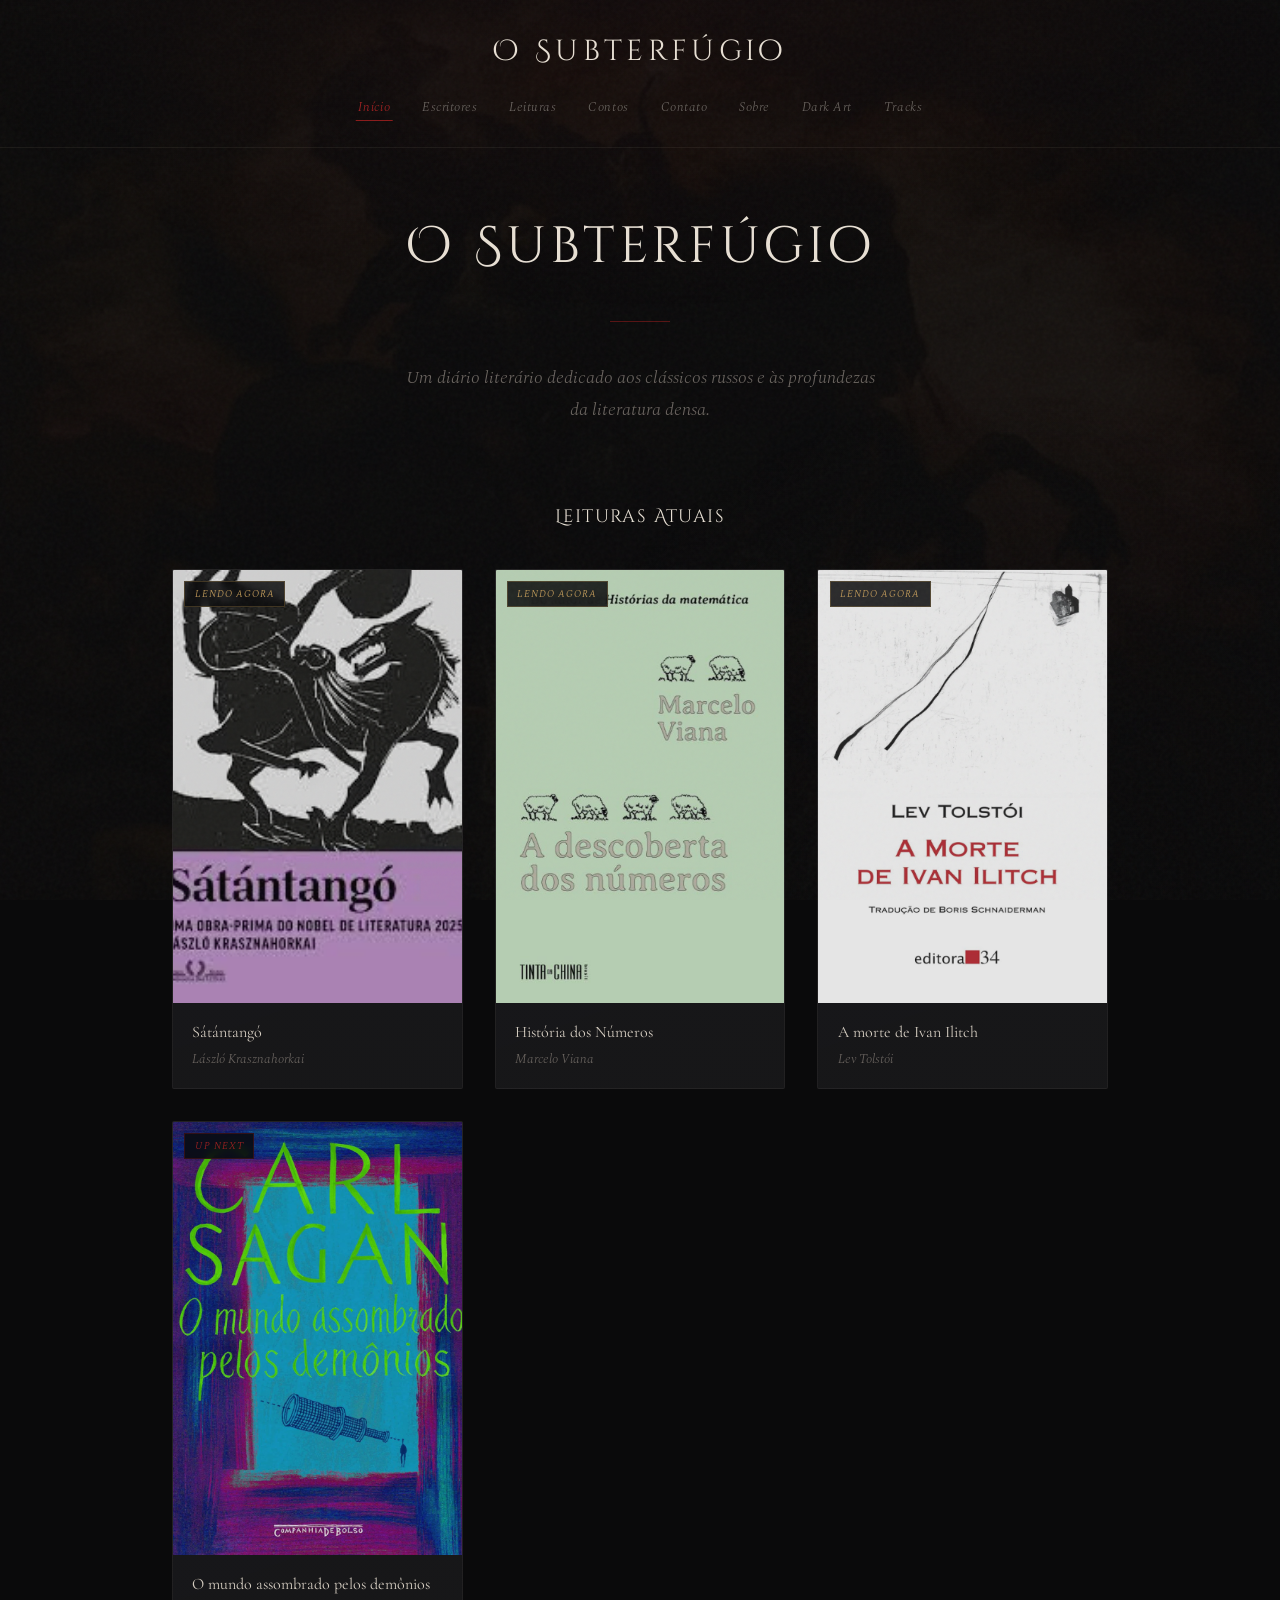
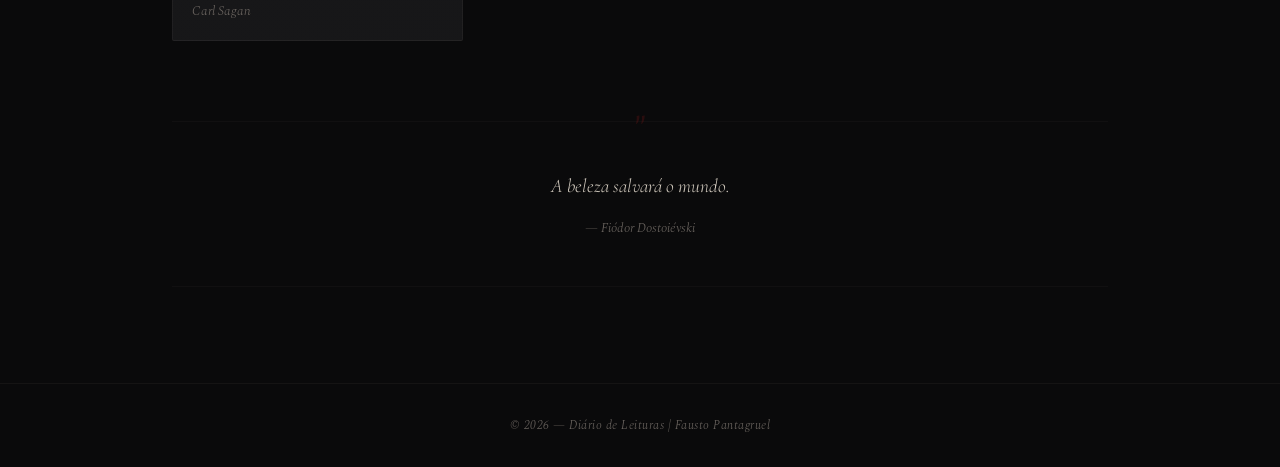
<file: index.html>
<!doctype html>
<html lang="pt-pt">
  <head>
    <meta charset="UTF-8" />
    <meta name="viewport" content="width=device-width, initial-scale=1.0" />
    <meta
      name="description"
      content="O Subterfúgio - Um diário literário dedicado aos clássicos russos e literatura densa."
    />
    <title>O Subterfúgio | Início</title>
    <link rel="preconnect" href="https://fonts.googleapis.com" />
    <link rel="preconnect" href="https://fonts.gstatic.com" crossorigin />
    <link
      href="https://fonts.googleapis.com/css2?family=Cinzel+Decorative:wght@400;700&family=Cormorant+Garamond:ital,wght@0,300;0,400;0,600;1,300;1,400&family=Spectral:ital,wght@0,300;0,400;1,300&display=swap"
      rel="stylesheet"
    />
    <style>
      *,
      *::before,
      *::after {
        margin: 0;
        padding: 0;
        box-sizing: border-box;
      }

      :root {
        --ink: #0a0a0b;
        --parchment: #e8e0d4;
        --crimson: #8b1a1a;
        --crimson-glow: #a52222;
        --bone: #d4ccc0;
        --ash: #2a2a2e;
        --text-dim: #6b6560;
        --text-body: #9e958a;
        --amber: #b08a4a;
        --amber-glow: #c9a05c;
      }

      html {
        scroll-behavior: smooth;
      }

      body {
        background-color: var(--ink);
        color: var(--parchment);
        font-family: "Cormorant Garamond", "Georgia", serif;
        min-height: 100vh;
        overflow-x: hidden;
        position: relative; /* position: relative no body */
      }

      /* ══════════════════════════════════════════
           BACKGROUND-IMAGE (requisito académico)
           Imagem de fundo via CSS com overlay escuro
           ══════════════════════════════════════════ */
      body::before {
        content: "";
        position: fixed; /* position: fixed */
        inset: 0;
        background-image: url("faustian.png");
        background-size: cover;
        background-position: center top;
        background-repeat: no-repeat;
        background-attachment: scroll; /* 'fixed' causes jank/bugs on iOS Safari */
        opacity: 0.06;
        pointer-events: none;
        z-index: 0;
      }

      /* Radial gradient overlay */
      body::after {
        content: "";
        position: fixed; /* position: fixed */
        inset: 0;
        background:
          radial-gradient(
            ellipse 80% 50% at 50% 0%,
            rgba(139, 26, 26, 0.06) 0%,
            transparent 70%
          ),
          radial-gradient(
            ellipse 60% 80% at 80% 100%,
            rgba(10, 10, 11, 0.9) 0%,
            transparent 70%
          );
        pointer-events: none;
        z-index: 0;
      }

      /* Grain texture overlay */
      .grain-overlay {
        position: fixed; /* position: fixed */
        inset: 0;
        opacity: 0.035;
        background-image: url("data:image/svg+xml,%3Csvg viewBox='0 0 256 256' xmlns='http://www.w3.org/2000/svg'%3E%3Cfilter id='n'%3E%3CfeTurbulence type='fractalNoise' baseFrequency='0.9' numOctaves='4' stitchTiles='stitch'/%3E%3C/filter%3E%3Crect width='100%25' height='100%25' filter='url(%23n)'/%3E%3C/svg%3E");
        pointer-events: none;
        z-index: 9999;
      }

      /* ── HEADER ── */
      header {
        position: relative; /* position: relative */
        z-index: 10;
        padding: 2rem 2rem 1.5rem;
        border-bottom: 1px solid rgba(196, 185, 168, 0.08);
      }

      #main-title {
        font-family: "Cinzel Decorative", "Georgia", serif;
        font-size: clamp(1.4rem, 3vw, 1.8rem);
        font-weight: 400;
        letter-spacing: 0.15em;
        color: var(--parchment);
        text-align: center;
        margin-bottom: 1.2rem;
      }

      nav {
        display: flex;
        justify-content: center;
        gap: 0.2rem;
        flex-wrap: wrap;
      }

      nav a {
        font-family: "Spectral", serif;
        font-size: 0.82rem;
        font-weight: 300;
        font-style: italic;
        color: var(--text-dim);
        text-decoration: none;
        padding: 0.4rem 0.9rem;
        letter-spacing: 0.04em;
        transition: color 0.4s ease;
        position: relative; /* position: relative nos links */
      }

      nav a::after {
        content: "";
        position: absolute; /* position: absolute na underline */
        bottom: 2px;
        left: 50%;
        width: 0;
        height: 1px;
        background: var(--crimson);
        transition: all 0.4s ease;
        transform: translateX(-50%);
      }

      nav a:hover {
        color: var(--parchment);
      }
      nav a:hover::after {
        width: 60%;
      }
      nav a[aria-current="page"] {
        color: var(--crimson-glow);
      }
      nav a[aria-current="page"]::after {
        width: 60%;
        background: var(--crimson);
      }

      /* ── HERO / MAIN ── */
      main {
        position: relative; /* position: relative */
        z-index: 1;
        max-width: 1000px;
        margin: 0 auto;
        padding: 4rem 2rem 6rem;
      }

      .hero-section {
        text-align: center;
        margin-bottom: 5rem;
        animation: fadeIn 1.2s ease both;
      }

      .hero-section h2 {
        font-family: "Cinzel Decorative", serif;
        font-size: clamp(1.8rem, 5vw, 3.2rem);
        font-weight: 400;
        letter-spacing: 0.08em;
        color: var(--parchment);
        margin-bottom: 1rem;
      }

      .hero-section .subtitle {
        font-family: "Spectral", serif;
        font-size: 1.1rem;
        font-weight: 300;
        font-style: italic;
        color: var(--text-dim);
        max-width: 480px;
        margin: 0 auto;
        line-height: 1.8;
      }

      .divider {
        width: 60px;
        height: 1px;
        background: var(--crimson);
        margin: 2.5rem auto;
        opacity: 0.6;
      }

      /* ── SECTION HEADING ── */
      .section-heading {
        text-align: center;
        margin-bottom: 2.5rem;
        animation: fadeIn 1s ease both;
        animation-delay: 0.3s;
      }

      .section-heading h3 {
        font-family: "Cinzel Decorative", serif;
        font-size: 1.1rem;
        font-weight: 400;
        letter-spacing: 0.08em;
        color: var(--parchment);
        margin-bottom: 0.6rem;
      }

      /* ── BOOK CARDS GRID ── */
      .books-grid {
        display: grid;
        grid-template-columns: repeat(3, 1fr);
        gap: 2rem;
      }

      /* Tablet: 2 columns */
      @media (max-width: 900px) {
        .books-grid {
          grid-template-columns: repeat(2, 1fr);
          gap: 1.5rem;
        }
      }

      /* Mobile: single column and tighter spacing */
      @media (max-width: 600px) {
        header {
          padding: 1.5rem 1rem 1rem;
        }

        #main-title {
          margin-bottom: 1rem;
        }

        nav {
          gap: 0;
          row-gap: 0.1rem;
        }

        nav a {
          font-size: 0.78rem;
          padding: 0.5rem 0.6rem; /* larger tap target vertically */
        }

        main {
          padding: 2.5rem 1.25rem 4rem;
        }

        .hero-section {
          margin-bottom: 3rem;
        }

        .hero-section .subtitle {
          font-size: 1rem;
          padding: 0 0.5rem;
        }

        .divider {
          margin: 1.8rem auto;
        }

        .books-grid {
          grid-template-columns: 1fr;
          max-width: 320px;
          margin: 0 auto;
          gap: 1.5rem;
        }

        .book-info {
          padding: 1rem;
        }

        .quote-section {
          margin-top: 3rem;
          padding: 2.5rem 1rem;
        }

        .quote-section blockquote {
          font-size: 1.1rem;
        }

        footer {
          padding: 1.5rem 1rem;
        }
      }

      /* Very small phones */
      @media (max-width: 360px) {
        nav a {
          font-size: 0.72rem;
          padding: 0.45rem 0.45rem;
        }

        main {
          padding: 2rem 1rem 3rem;
        }
      }

      /* Disable hover-only effects on touch devices to avoid sticky hover states */
      @media (hover: none) {
        .book-card:hover {
          transform: none;
          border-color: rgba(196, 185, 168, 0.06);
        }
        .book-card:hover .book-cover img {
          transform: none;
          opacity: 0.88;
        }
        .book-card:hover::before {
          opacity: 0;
        }
      }

      /* ── BOOK CARD ── */
      .book-card {
        position: relative; /* position: relative no card */
        background: linear-gradient(
          160deg,
          rgba(42, 42, 46, 0.5) 0%,
          rgba(26, 26, 28, 0.8) 100%
        );
        border: 1px solid rgba(196, 185, 168, 0.06);
        border-radius: 2px;
        overflow: hidden;
        transition:
          border-color 0.5s ease,
          transform 0.4s ease;
        opacity: 0;
        transform: translateY(16px);
      }

      .book-card.visible {
        opacity: 1;
        transform: translateY(0);
        transition:
          opacity 0.5s ease,
          transform 0.5s ease,
          border-color 0.5s ease;
      }

      .book-card::before {
        content: "";
        position: absolute; /* position: absolute na linha decorativa */
        top: 0;
        left: 0;
        right: 0;
        height: 1px;
        background: linear-gradient(
          90deg,
          transparent,
          var(--crimson),
          transparent
        );
        opacity: 0;
        transition: opacity 0.5s ease;
        z-index: 2;
      }

      .book-card:hover {
        border-color: rgba(196, 185, 168, 0.12);
        transform: translateY(-4px);
      }

      .book-card:hover::before {
        opacity: 0.5;
      }

      .book-cover {
        position: relative; /* position: relative */
        aspect-ratio: 2 / 3;
        background: var(--ash);
        overflow: hidden;
      }

      .book-cover img {
        width: 100%;
        height: 100%;
        object-fit: cover;
        display: block;
        opacity: 0.88;
        transition:
          opacity 0.5s ease,
          transform 0.6s ease;
      }

      .book-card:hover .book-cover img {
        opacity: 1;
        transform: scale(1.03);
      }

      /* ══════════════════════════════════════
           STATUS BADGE — position: absolute
           (requisito académico: posicionamento)
           ══════════════════════════════════════ */
      .status-badge {
        position: absolute; /* position: absolute */
        top: 0.7rem;
        left: 0.7rem;
        font-family: "Spectral", serif;
        font-size: 0.62rem;
        font-weight: 300;
        font-style: italic;
        letter-spacing: 0.1em;
        text-transform: uppercase;
        background: rgba(10, 10, 11, 0.85);
        padding: 0.25rem 0.6rem;
        backdrop-filter: blur(4px);
        z-index: 3;
      }

      .status-badge--reading {
        color: var(--amber-glow);
        border: 1px solid rgba(176, 138, 74, 0.3);
      }

      .status-badge--next {
        color: var(--crimson-glow);
        border: 1px solid rgba(139, 26, 26, 0.3);
      }

      .book-info {
        padding: 1.2rem 1.2rem;
      }

      .book-title {
        font-family: "Cormorant Garamond", serif;
        font-size: 1rem;
        font-weight: 400;
        color: var(--bone);
        line-height: 1.35;
        margin-bottom: 0.3rem;
      }

      .book-author {
        font-family: "Spectral", serif;
        font-size: 0.8rem;
        font-weight: 300;
        font-style: italic;
        color: var(--text-dim);
      }

      /* ══════════════════════════════════════════
           DECORATIVE QUOTE — position: absolute
           dentro de um container position: relative
           (requisito académico: posicionamento)
           ══════════════════════════════════════════ */
      .quote-section {
        position: relative; /* position: relative — container */
        margin-top: 5rem;
        padding: 3rem 2rem;
        text-align: center;
        border-top: 1px solid rgba(196, 185, 168, 0.04);
        border-bottom: 1px solid rgba(196, 185, 168, 0.04);
        animation: fadeIn 1s ease both;
        animation-delay: 0.8s;
      }

      .quote-mark {
        position: absolute; /* position: absolute — decorativo */
        top: -0.6rem;
        left: 50%;
        transform: translateX(-50%);
        font-family: "Cinzel Decorative", serif;
        font-size: 2.5rem;
        color: var(--crimson);
        opacity: 0.25;
        line-height: 1;
      }

      .quote-section blockquote {
        font-family: "Cormorant Garamond", serif;
        font-size: 1.2rem;
        font-weight: 300;
        font-style: italic;
        color: var(--bone);
        line-height: 1.7;
        max-width: 520px;
        margin: 0 auto;
      }

      .quote-section cite {
        display: block;
        margin-top: 1rem;
        font-family: "Spectral", serif;
        font-size: 0.8rem;
        font-weight: 300;
        font-style: italic;
        color: var(--text-dim);
      }

      /* ── FOOTER ── */
      footer {
        position: relative; /* position: relative */
        z-index: 10;
        text-align: center;
        padding: 2rem;
        border-top: 1px solid rgba(196, 185, 168, 0.06);
      }

      footer p {
        font-family: "Spectral", serif;
        font-size: 0.78rem;
        font-weight: 300;
        font-style: italic;
        color: var(--text-dim);
        letter-spacing: 0.04em;
      }

      @keyframes fadeIn {
        from {
          opacity: 0;
        }
        to {
          opacity: 1;
        }
      }
    </style>
  </head>
  <body>
    <!-- Grain overlay (extra element because ::before and ::after are used for bg-image and gradients) -->
    <div class="grain-overlay" aria-hidden="true"></div>

    <header>
      <h1 id="main-title">O Subterfúgio</h1>
      <nav>
        <a href="index.html" aria-current="page">Início</a>
        <a href="escritores.html">Escritores</a>
        <a href="donereads.html">Leituras</a>
        <a href="contos.html">Contos</a>
        <a href="contato.html">Contato</a>
        <a href="sobre.html">Sobre</a>
        <a href="galeria.html">Dark Art</a>
        <a href="tracks.html">Tracks</a>
      </nav>
    </header>

    <main>
      <section class="hero-section">
        <h2>O Subterfúgio</h2>
        <div class="divider"></div>
        <p class="subtitle">
          Um diário literário dedicado aos clássicos russos e às profundezas da
          literatura densa.
        </p>
      </section>

      <div class="section-heading">
        <h3>Leituras Atuais</h3>
      </div>

      <div class="books-grid">
        <article class="book-card">
          <div class="book-cover">
            <span class="status-badge status-badge--reading">Lendo agora</span>
            <img src="satantango.jpeg" alt="Capa - Sátántangó" loading="lazy" />
          </div>
          <div class="book-info">
            <div class="book-title">Sátántangó</div>
            <div class="book-author">László Krasznahorkai</div>
          </div>
        </article>

        <article class="book-card">
          <div class="book-cover">
            <span class="status-badge status-badge--reading">Lendo agora</span>
            <img
              src="viana.png"
              alt="Capa - História dos Números"
              loading="lazy"
            />
          </div>
          <div class="book-info">
            <div class="book-title">História dos Números</div>
            <div class="book-author">Marcelo Viana</div>
          </div>
        </article>

        <article class="book-card">
          <div class="book-cover">
            <span class="status-badge status-badge--reading">Lendo agora</span>
            <img
              src="tolstoi.png"
              alt="Capa - A morte de Ivan Ilitch"
              loading="lazy"
            />
          </div>
          <div class="book-info">
            <div class="book-title">A morte de Ivan Ilitch</div>
            <div class="book-author">Lev Tolstói</div>
          </div>
        </article>

        <article class="book-card">
          <div class="book-cover">
            <span class="status-badge status-badge--next">Up Next</span>
            <img
              src="sagan.png"
              alt="Capa - O mundo assombrado pelos demônios"
              loading="lazy"
            />
          </div>
          <div class="book-info">
            <div class="book-title">O mundo assombrado pelos demônios</div>
            <div class="book-author">Carl Sagan</div>
          </div>
        </article>
      </div>

      <section class="quote-section">
        <span class="quote-mark" aria-hidden="true">"</span>
        <blockquote>A beleza salvará o mundo.</blockquote>
        <cite>— Fiódor Dostoiévski</cite>
      </section>
    </main>

    <footer>
      <p>&copy; 2026 — Diário de Leituras | Fausto Pantagruel</p>
    </footer>

    <script>
      var cards = document.querySelectorAll(".book-card");

      function revealCards() {
        for (var i = 0; i < cards.length; i++) {
          var rect = cards[i].getBoundingClientRect();
          if (rect.top < window.innerHeight - 40) {
            (function (el, delay) {
              setTimeout(function () {
                el.classList.add("visible");
              }, delay);
            })(cards[i], i * 150);
          }
        }
      }

      revealCards();
      window.addEventListener("scroll", revealCards);
    </script>
  </body>
</html>
</file>
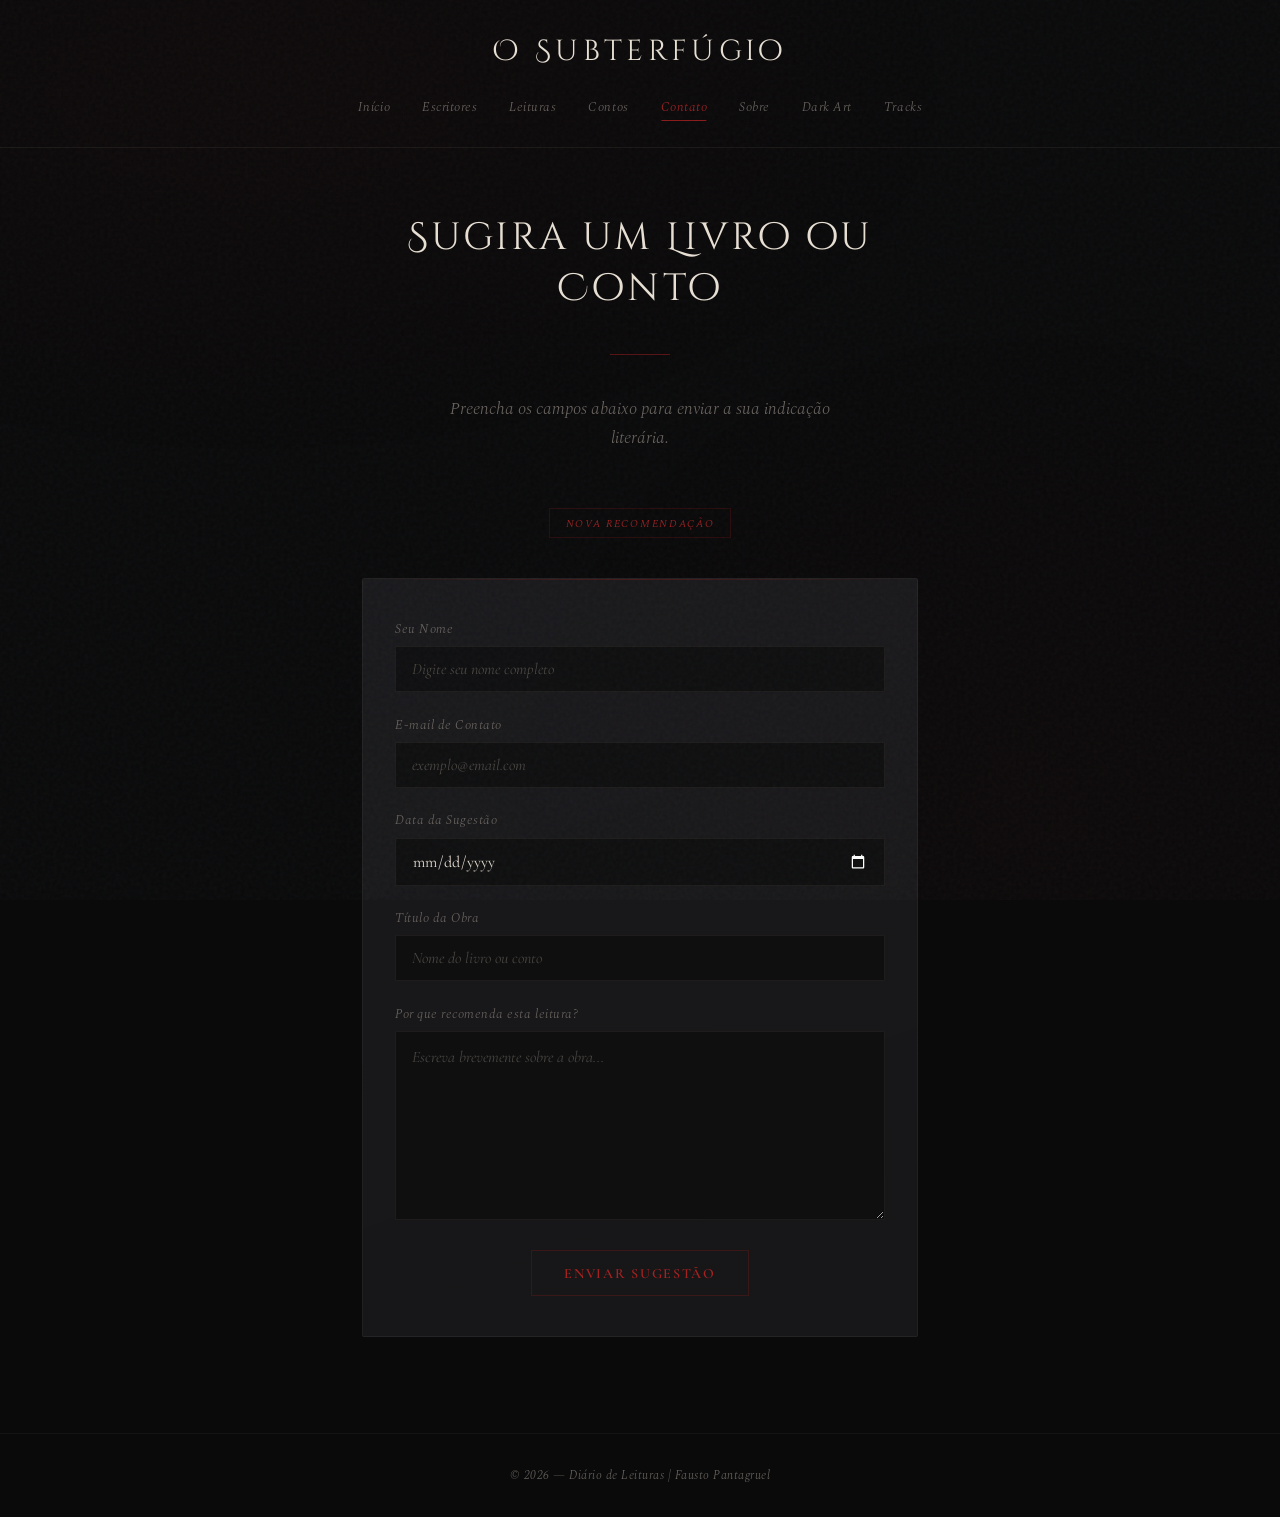
<file: contato.html>
<!doctype html>
<html lang="pt-pt">
  <head>
    <meta charset="UTF-8" />
    <meta name="viewport" content="width=device-width, initial-scale=1.0" />
    <title>Sugestões - O Subterfúgio</title>
    <link rel="preconnect" href="https://fonts.googleapis.com" />
    <link rel="preconnect" href="https://fonts.gstatic.com" crossorigin />
    <link
      href="https://fonts.googleapis.com/css2?family=Cinzel+Decorative:wght@400;700&family=Cormorant+Garamond:ital,wght@0,300;0,400;0,600;1,300;1,400&family=Spectral:ital,wght@0,300;0,400;1,300&display=swap"
      rel="stylesheet"
    />
    <style>
      *,
      *::before,
      *::after {
        margin: 0;
        padding: 0;
        box-sizing: border-box;
      }

      :root {
        --ink: #0a0a0b;
        --parchment: #e8e0d4;
        --crimson: #8b1a1a;
        --crimson-glow: #a52222;
        --bone: #d4ccc0;
        --ash: #2a2a2e;
        --text-dim: #6b6560;
        --text-body: #9e958a;
      }

      html {
        scroll-behavior: smooth;
      }

      body {
        background-color: var(--ink);
        color: var(--parchment);
        font-family: "Cormorant Garamond", "Georgia", serif;
        min-height: 100vh;
        overflow-x: hidden;
        position: relative;
      }

      body::before {
        content: "";
        position: fixed;
        inset: 0;
        background:
          radial-gradient(
            ellipse 80% 60% at 20% 10%,
            rgba(139, 26, 26, 0.04) 0%,
            transparent 70%
          ),
          radial-gradient(
            ellipse 60% 80% at 80% 90%,
            rgba(139, 26, 26, 0.03) 0%,
            transparent 70%
          );
        pointer-events: none;
        z-index: 0;
      }

      body::after {
        content: "";
        position: fixed;
        inset: 0;
        opacity: 0.035;
        background-image: url("data:image/svg+xml,%3Csvg viewBox='0 0 256 256' xmlns='http://www.w3.org/2000/svg'%3E%3Cfilter id='n'%3E%3CfeTurbulence type='fractalNoise' baseFrequency='0.9' numOctaves='4' stitchTiles='stitch'/%3E%3C/filter%3E%3Crect width='100%25' height='100%25' filter='url(%23n)'/%3E%3C/svg%3E");
        pointer-events: none;
        z-index: 9999;
      }

      /* ── HEADER ── */
      header {
        position: relative;
        z-index: 10;
        padding: 2rem 2rem 1.5rem;
        border-bottom: 1px solid rgba(196, 185, 168, 0.08);
      }

      #main-title {
        font-family: "Cinzel Decorative", "Georgia", serif;
        font-size: clamp(1.4rem, 3vw, 1.8rem);
        font-weight: 400;
        letter-spacing: 0.15em;
        color: var(--parchment);
        text-align: center;
        margin-bottom: 1.2rem;
      }

      nav {
        display: flex;
        justify-content: center;
        gap: 0.2rem;
        flex-wrap: wrap;
      }

      nav a {
        font-family: "Spectral", serif;
        font-size: 0.82rem;
        font-weight: 300;
        font-style: italic;
        color: var(--text-dim);
        text-decoration: none;
        padding: 0.4rem 0.9rem;
        letter-spacing: 0.04em;
        transition: color 0.4s ease;
        position: relative;
      }

      nav a::after {
        content: "";
        position: absolute;
        bottom: 2px;
        left: 50%;
        width: 0;
        height: 1px;
        background: var(--crimson);
        transition: all 0.4s ease;
        transform: translateX(-50%);
      }

      nav a:hover {
        color: var(--parchment);
      }
      nav a:hover::after {
        width: 60%;
      }
      nav a[aria-current="page"] {
        color: var(--crimson-glow);
      }
      nav a[aria-current="page"]::after {
        width: 60%;
        background: var(--crimson);
      }

      /* ── MAIN ── */
      main {
        position: relative;
        z-index: 1;
        max-width: 620px;
        margin: 0 auto;
        padding: 4rem 2rem 6rem;
      }

      .hero-section {
        text-align: center;
        margin-bottom: 3.5rem;
        animation: fadeIn 1.2s ease both;
      }

      .hero-section h2 {
        font-family: "Cinzel Decorative", serif;
        font-size: clamp(1.4rem, 4vw, 2.4rem);
        font-weight: 400;
        letter-spacing: 0.08em;
        color: var(--parchment);
        margin-bottom: 1rem;
      }

      .hero-section .subtitle {
        font-family: "Spectral", serif;
        font-size: 1.05rem;
        font-weight: 300;
        font-style: italic;
        color: var(--text-dim);
        max-width: 420px;
        margin: 0 auto;
        line-height: 1.7;
      }

      .divider {
        width: 60px;
        height: 1px;
        background: var(--crimson);
        margin: 2.5rem auto;
        opacity: 0.6;
      }

      /* ── BADGE ── */
      .selo {
        font-family: "Spectral", serif;
        font-size: 0.7rem;
        font-weight: 300;
        font-style: italic;
        letter-spacing: 0.15em;
        text-transform: uppercase;
        color: var(--crimson-glow);
        border: 1px solid rgba(139, 26, 26, 0.25);
        padding: 0.35rem 1rem;
        display: inline-block;
        margin-bottom: 2.5rem;
        animation: fadeIn 1s ease both;
        animation-delay: 0.3s;
      }

      /* ── FORM ── */
      .form-card {
        background: linear-gradient(
          160deg,
          rgba(42, 42, 46, 0.5) 0%,
          rgba(26, 26, 28, 0.8) 100%
        );
        border: 1px solid rgba(196, 185, 168, 0.06);
        border-radius: 2px;
        padding: 2.5rem 2rem;
        position: relative;
        overflow: hidden;
        animation: slideUp 0.8s ease both;
        animation-delay: 0.3s;
      }

      .form-card::before {
        content: "";
        position: absolute;
        top: 0;
        left: 0;
        right: 0;
        height: 1px;
        background: linear-gradient(
          90deg,
          transparent,
          var(--crimson),
          transparent
        );
        opacity: 0.4;
      }

      .form-contato {
        display: flex;
        flex-direction: column;
        gap: 1.4rem;
      }

      .field-group {
        display: flex;
        flex-direction: column;
        gap: 0.45rem;
      }

      .form-contato label {
        font-family: "Spectral", serif;
        font-size: 0.82rem;
        font-weight: 300;
        font-style: italic;
        color: var(--text-dim);
        letter-spacing: 0.04em;
      }

      .form-contato input,
      .form-contato textarea {
        font-family: "Cormorant Garamond", serif;
        font-size: 1rem;
        font-weight: 400;
        color: var(--parchment);
        background: rgba(10, 10, 11, 0.6);
        border: 1px solid rgba(196, 185, 168, 0.08);
        border-radius: 1px;
        padding: 0.75rem 1rem;
        transition:
          border-color 0.4s ease,
          background 0.4s ease;
        outline: none;
      }

      .form-contato input::placeholder,
      .form-contato textarea::placeholder {
        color: rgba(158, 149, 138, 0.4);
        font-style: italic;
      }

      .form-contato input:focus,
      .form-contato textarea:focus {
        border-color: rgba(139, 26, 26, 0.4);
        background: rgba(10, 10, 11, 0.8);
      }

      .form-contato textarea {
        resize: vertical;
        min-height: 140px;
        line-height: 1.7;
      }

      .form-contato input[type="date"] {
        color-scheme: dark;
      }

      .btn-submit {
        font-family: "Cormorant Garamond", serif;
        font-size: 0.88rem;
        font-weight: 600;
        letter-spacing: 0.12em;
        text-transform: uppercase;
        color: var(--crimson-glow);
        background: none;
        border: 1px solid rgba(139, 26, 26, 0.3);
        padding: 0.85rem 2rem;
        cursor: pointer;
        transition: all 0.4s ease;
        align-self: center;
        margin-top: 0.5rem;
      }

      .btn-submit:hover {
        background: rgba(139, 26, 26, 0.08);
        border-color: rgba(139, 26, 26, 0.5);
        color: var(--parchment);
      }

      .btn-submit:disabled {
        opacity: 0.5;
        cursor: not-allowed;
      }

      /* ── STATUS MESSAGES ── */
      .form-status {
        display: none;
        text-align: center;
        padding: 2rem 0;
        animation: fadeIn 0.5s ease both;
      }

      .form-status.active {
        display: block;
      }

      .form-status .icon {
        font-size: 1.6rem;
        margin-bottom: 0.8rem;
      }

      .form-status .icon--success {
        color: var(--crimson-glow);
      }
      .form-status .icon--error {
        color: var(--text-dim);
      }

      .form-status p {
        font-family: "Spectral", serif;
        font-size: 0.95rem;
        font-weight: 300;
        font-style: italic;
        color: var(--text-body);
        line-height: 1.7;
      }

      .btn-retry {
        display: inline-block;
        margin-top: 1.2rem;
        font-family: "Cormorant Garamond", serif;
        font-size: 0.82rem;
        font-weight: 600;
        letter-spacing: 0.1em;
        text-transform: uppercase;
        color: var(--crimson-glow);
        border: 1px solid rgba(139, 26, 26, 0.3);
        background: none;
        padding: 0.5rem 1.4rem;
        cursor: pointer;
        transition: all 0.3s ease;
        align-self: center;
      }

      .btn-retry:hover {
        background: rgba(139, 26, 26, 0.08);
        border-color: rgba(139, 26, 26, 0.5);
      }

      /* ── FOOTER ── */
      footer {
        position: relative;
        z-index: 10;
        text-align: center;
        padding: 2rem;
        border-top: 1px solid rgba(196, 185, 168, 0.06);
      }

      footer p {
        font-family: "Spectral", serif;
        font-size: 0.78rem;
        font-weight: 300;
        font-style: italic;
        color: var(--text-dim);
        letter-spacing: 0.04em;
      }

      @keyframes fadeIn {
        from {
          opacity: 0;
        }
        to {
          opacity: 1;
        }
      }
      @keyframes slideUp {
        from {
          opacity: 0;
          transform: translateY(20px);
        }
        to {
          opacity: 1;
          transform: translateY(0);
        }
      }
    </style>
  </head>
  <body>
    <header>
      <h1 id="main-title">O Subterfúgio</h1>
      <nav>
        <a href="index.html">Início</a>
        <a href="escritores.html">Escritores</a>
        <a href="donereads.html">Leituras</a>
        <a href="contos.html">Contos</a>
        <a href="contato.html" aria-current="page">Contato</a>
        <a href="sobre.html">Sobre</a>
        <a href="galeria.html">Dark Art</a>
        <a href="tracks.html">Tracks</a>
      </nav>
    </header>

    <main>
      <section class="hero-section">
        <h2>Sugira um Livro ou Conto</h2>
        <div class="divider"></div>
        <p class="subtitle">
          Preencha os campos abaixo para enviar a sua indicação literária.
        </p>
      </section>

      <div style="text-align: center">
        <span class="selo">Nova Recomendação</span>
      </div>

      <div class="form-card">
        <form id="form-sugestao" class="form-contato">
          <!-- Web3Forms access key -->
          <input
            type="hidden"
            name="access_key"
            value="bd791b84-7da4-4e97-8c0d-e9ce5f12b727"
          />

          <!-- Customiza o assunto do email que recebes -->
          <input
            type="hidden"
            name="subject"
            value="Nova Sugestão Literária — O Subterfúgio"
          />

          <!-- Nome do formulário para identificação -->
          <input type="hidden" name="from_name" value="O Subterfúgio" />

          <!-- Honeypot anti-spam (invisível para humanos) -->
          <input type="checkbox" name="botcheck" style="display: none" />

          <div class="field-group">
            <label for="nome">Seu Nome</label>
            <input
              type="text"
              id="nome"
              name="nome"
              required
              placeholder="Digite seu nome completo"
            />
          </div>

          <div class="field-group">
            <label for="email">E-mail de Contato</label>
            <input
              type="email"
              id="email"
              name="email"
              required
              placeholder="exemplo@email.com"
            />
          </div>

          <!-- Web3Forms usa este campo para reply-to automático -->
          <input type="hidden" name="replyto" id="replyto" />

          <div class="field-group">
            <label for="data">Data da Sugestão</label>
            <input type="date" id="data" name="data" required />
          </div>

          <div class="field-group">
            <label for="obra">Título da Obra</label>
            <input
              type="text"
              id="obra"
              name="obra"
              required
              placeholder="Nome do livro ou conto"
            />
          </div>

          <div class="field-group">
            <label for="mensagem">Por que recomenda esta leitura?</label>
            <textarea
              id="mensagem"
              name="mensagem"
              rows="6"
              required
              placeholder="Escreva brevemente sobre a obra..."
            ></textarea>
          </div>

          <button type="submit" class="btn-submit" id="btn-enviar">
            Enviar Sugestão
          </button>
        </form>

        <div class="form-status" id="success-msg">
          <div class="icon icon--success">✦</div>
          <p>
            Sugestão enviada com sucesso.<br />Obrigado pela recomendação — vais
            receber uma cópia no teu email.
          </p>
        </div>

        <div class="form-status" id="error-msg">
          <div class="icon icon--error">✕</div>
          <p>
            Não foi possível enviar a sugestão.<br />Verifica a tua ligação e
            tenta novamente.
          </p>
          <button class="btn-retry" id="btn-retry">Tentar novamente</button>
        </div>
      </div>
    </main>

    <footer>
      <p>&copy; 2026 — Diário de Leituras | Fausto Pantagruel</p>
    </footer>

    <script>
      var form = document.getElementById("form-sugestao");
      var btnEnviar = document.getElementById("btn-enviar");
      var successMsg = document.getElementById("success-msg");
      var errorMsg = document.getElementById("error-msg");
      var btnRetry = document.getElementById("btn-retry");
      var emailField = document.getElementById("email");
      var replytoField = document.getElementById("replyto");

      // Sync reply-to with the email field
      emailField.addEventListener("input", function () {
        replytoField.value = emailField.value;
      });

      form.addEventListener("submit", function (e) {
        e.preventDefault();

        // Sync reply-to one final time
        replytoField.value = emailField.value;

        btnEnviar.disabled = true;
        btnEnviar.textContent = "A enviar...";

        var formData = new FormData(form);

        fetch("https://api.web3forms.com/submit", {
          method: "POST",
          body: formData,
        })
          .then(function (response) {
            return response.json();
          })
          .then(function (data) {
            if (data.success) {
              form.style.display = "none";
              successMsg.classList.add("active");
            } else {
              form.style.display = "none";
              errorMsg.classList.add("active");
            }
          })
          .catch(function () {
            form.style.display = "none";
            errorMsg.classList.add("active");
          });
      });

      btnRetry.addEventListener("click", function () {
        errorMsg.classList.remove("active");
        form.style.display = "flex";
        btnEnviar.disabled = false;
        btnEnviar.textContent = "Enviar Sugestão";
      });
    </script>
  </body>
</html>
</file>
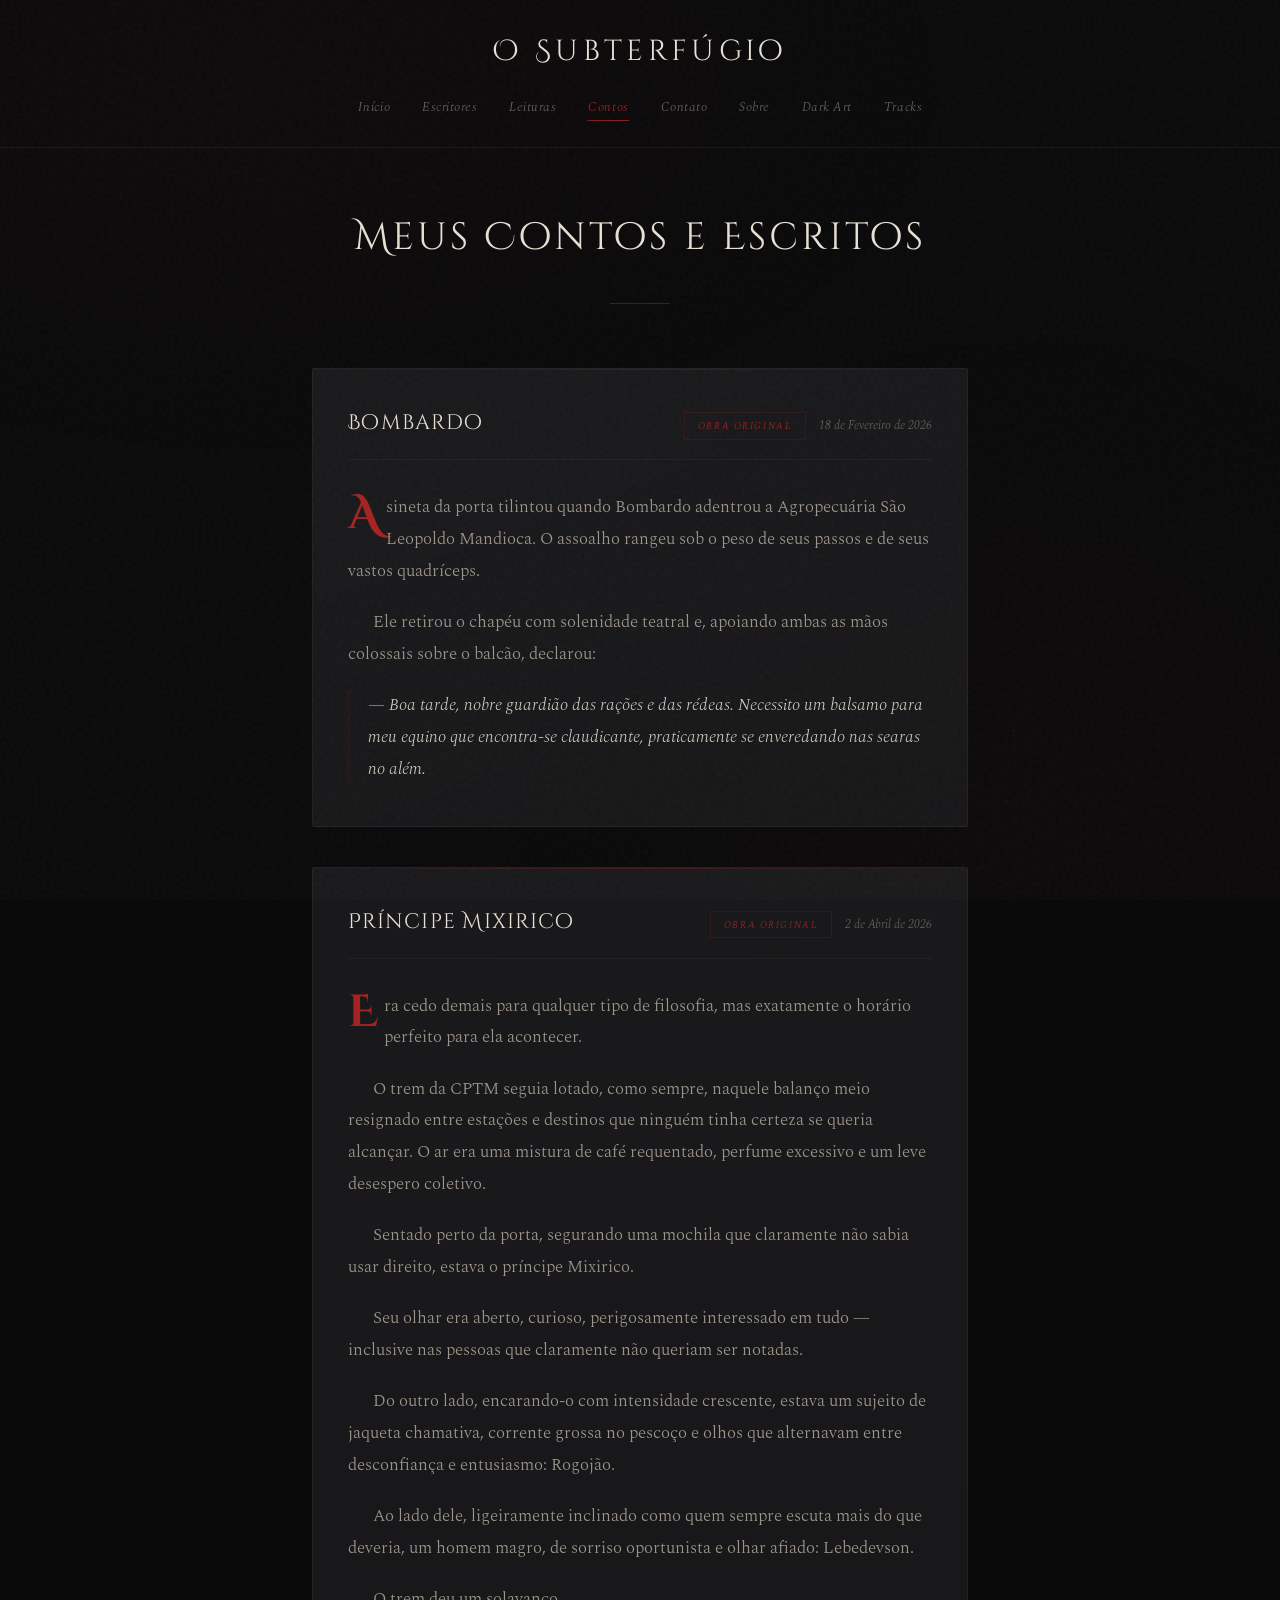
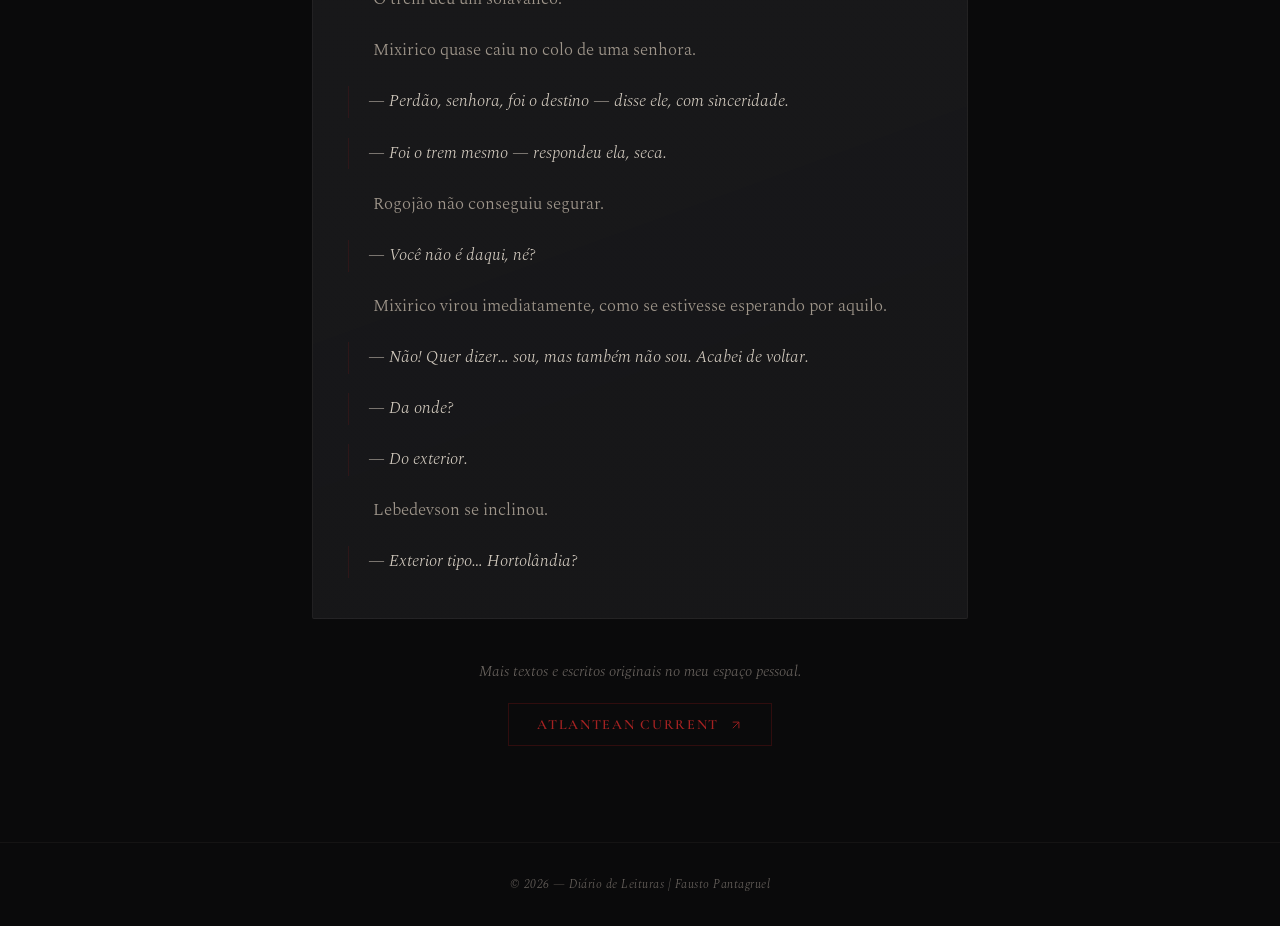
<file: contos.html>
<!doctype html>
<html lang="pt-pt">
  <head>
    <meta charset="UTF-8" />
    <meta name="viewport" content="width=device-width, initial-scale=1.0" />
    <title>Meus Contos - O Subterfúgio</title>
    <link rel="preconnect" href="https://fonts.googleapis.com" />
    <link rel="preconnect" href="https://fonts.gstatic.com" crossorigin />
    <link
      href="https://fonts.googleapis.com/css2?family=Cinzel+Decorative:wght@400;700&family=Cormorant+Garamond:ital,wght@0,300;0,400;0,600;1,300;1,400&family=Spectral:ital,wght@0,300;0,400;1,300&display=swap"
      rel="stylesheet"
    />
    <style>
      *,
      *::before,
      *::after {
        margin: 0;
        padding: 0;
        box-sizing: border-box;
      }

      :root {
        --ink: #0a0a0b;
        --parchment: #e8e0d4;
        --crimson: #8b1a1a;
        --crimson-glow: #a52222;
        --bone: #d4ccc0;
        --ash: #2a2a2e;
        --text-dim: #6b6560;
        --text-body: #9e958a;
      }

      html {
        scroll-behavior: smooth;
      }

      body {
        background-color: var(--ink);
        color: var(--parchment);
        font-family: "Cormorant Garamond", "Georgia", serif;
        min-height: 100vh;
        overflow-x: hidden;
        position: relative;
      }

      body::before {
        content: "";
        position: fixed;
        inset: 0;
        background:
          radial-gradient(
            ellipse 80% 60% at 20% 10%,
            rgba(139, 26, 26, 0.04) 0%,
            transparent 70%
          ),
          radial-gradient(
            ellipse 60% 80% at 80% 90%,
            rgba(139, 26, 26, 0.03) 0%,
            transparent 70%
          );
        pointer-events: none;
        z-index: 0;
      }

      body::after {
        content: "";
        position: fixed;
        inset: 0;
        opacity: 0.035;
        background-image: url("data:image/svg+xml,%3Csvg viewBox='0 0 256 256' xmlns='http://www.w3.org/2000/svg'%3E%3Cfilter id='n'%3E%3CfeTurbulence type='fractalNoise' baseFrequency='0.9' numOctaves='4' stitchTiles='stitch'/%3E%3C/filter%3E%3Crect width='100%25' height='100%25' filter='url(%23n)'/%3E%3C/svg%3E");
        pointer-events: none;
        z-index: 9999;
      }

      /* ── HEADER ── */
      header {
        position: relative;
        z-index: 10;
        padding: 2rem 2rem 1.5rem;
        border-bottom: 1px solid rgba(196, 185, 168, 0.08);
      }

      #main-title {
        font-family: "Cinzel Decorative", "Georgia", serif;
        font-size: clamp(1.4rem, 3vw, 1.8rem);
        font-weight: 400;
        letter-spacing: 0.15em;
        color: var(--parchment);
        text-align: center;
        margin-bottom: 1.2rem;
      }

      nav {
        display: flex;
        justify-content: center;
        gap: 0.2rem;
        flex-wrap: wrap;
      }

      nav a {
        font-family: "Spectral", serif;
        font-size: 0.82rem;
        font-weight: 300;
        font-style: italic;
        color: var(--text-dim);
        text-decoration: none;
        padding: 0.4rem 0.9rem;
        letter-spacing: 0.04em;
        transition: color 0.4s ease;
        position: relative;
      }

      nav a::after {
        content: "";
        position: absolute;
        bottom: 2px;
        left: 50%;
        width: 0;
        height: 1px;
        background: var(--crimson);
        transition: all 0.4s ease;
        transform: translateX(-50%);
      }

      nav a:hover {
        color: var(--parchment);
      }
      nav a:hover::after {
        width: 60%;
      }
      nav a[aria-current="page"] {
        color: var(--crimson-glow);
      }
      nav a[aria-current="page"]::after {
        width: 60%;
        background: var(--crimson);
      }

      /* ── MAIN ── */
      main {
        position: relative;
        z-index: 1;
        max-width: 720px;
        margin: 0 auto;
        padding: 4rem 2rem 6rem;
      }

      .hero-section {
        text-align: center;
        margin-bottom: 4rem;
        animation: fadeIn 1.2s ease both;
      }

      .hero-section h2 {
        font-family: "Cinzel Decorative", serif;
        font-size: clamp(1.4rem, 4vw, 2.4rem);
        font-weight: 400;
        letter-spacing: 0.08em;
        color: var(--parchment);
        margin-bottom: 1rem;
      }

      .divider {
        width: 60px;
        height: 1px;
        background: var(--crimson);
        margin: 2.5rem auto;
        opacity: 0.6;
      }

      /* ── CONTO CARD ── */
      .conto-card {
        background: linear-gradient(
          160deg,
          rgba(42, 42, 46, 0.5) 0%,
          rgba(26, 26, 28, 0.8) 100%
        );
        border: 1px solid rgba(196, 185, 168, 0.06);
        border-radius: 2px;
        padding: 2.5rem 2.2rem;
        position: relative;
        overflow: hidden;
        margin-bottom: 2.5rem;
        animation: slideUp 0.8s ease both;
        animation-delay: 0.3s;
      }

      .conto-card::before {
        content: "";
        position: absolute;
        top: 0;
        left: 0;
        right: 0;
        height: 1px;
        background: linear-gradient(
          90deg,
          transparent,
          var(--crimson),
          transparent
        );
        opacity: 0.4;
      }

      .conto-header {
        display: flex;
        align-items: baseline;
        justify-content: space-between;
        flex-wrap: wrap;
        gap: 0.8rem;
        margin-bottom: 2rem;
        padding-bottom: 1.2rem;
        border-bottom: 1px solid rgba(196, 185, 168, 0.05);
      }

      .conto-titulo {
        font-family: "Cinzel Decorative", serif;
        font-size: 1.3rem;
        font-weight: 400;
        letter-spacing: 0.06em;
        color: var(--parchment);
      }

      .conto-meta {
        display: flex;
        align-items: center;
        gap: 0.8rem;
      }

      .selo {
        font-family: "Spectral", serif;
        font-size: 0.65rem;
        font-weight: 300;
        font-style: italic;
        letter-spacing: 0.15em;
        text-transform: uppercase;
        color: var(--crimson-glow);
        border: 1px solid rgba(139, 26, 26, 0.25);
        padding: 0.3rem 0.8rem;
      }

      .conto-data {
        font-family: "Spectral", serif;
        font-size: 0.78rem;
        font-weight: 300;
        font-style: italic;
        color: var(--text-dim);
      }

      /* ── PROSE ── */
      .conto-corpo p {
        font-family: "Spectral", serif;
        font-size: 1.05rem;
        font-weight: 300;
        color: var(--text-body);
        line-height: 1.9;
        margin-bottom: 1.2rem;
        text-indent: 1.5em;
      }

      .conto-corpo p:first-child {
        text-indent: 0;
      }

      .conto-corpo p:first-child::first-letter {
        font-family: "Cinzel Decorative", serif;
        font-size: 2.8rem;
        font-weight: 700;
        float: left;
        line-height: 0.85;
        margin-right: 0.12em;
        margin-top: 0.08em;
        color: var(--crimson-glow);
      }

      .conto-corpo p:last-child {
        margin-bottom: 0;
      }

      /* Dialogue styling */
      .conto-corpo .dialogo {
        text-indent: 0;
        padding-left: 1.2rem;
        border-left: 1px solid rgba(139, 26, 26, 0.2);
        color: var(--bone);
        font-style: italic;
      }

      /* ── CTA LINK ── */
      .cta-section {
        text-align: center;
        animation: fadeIn 1s ease both;
        animation-delay: 0.6s;
      }

      .cta-label {
        font-family: "Spectral", serif;
        font-size: 0.92rem;
        font-weight: 300;
        font-style: italic;
        color: var(--text-dim);
        margin-bottom: 1.2rem;
        line-height: 1.7;
      }

      .hero-cta {
        display: inline-flex;
        align-items: center;
        gap: 0.6rem;
        font-family: "Cormorant Garamond", serif;
        font-size: 0.88rem;
        font-weight: 600;
        letter-spacing: 0.12em;
        text-transform: uppercase;
        text-decoration: none;
        color: var(--crimson-glow);
        border: 1px solid rgba(139, 26, 26, 0.3);
        padding: 0.75rem 1.8rem;
        transition: all 0.4s ease;
      }

      .hero-cta:hover {
        background: rgba(139, 26, 26, 0.08);
        border-color: rgba(139, 26, 26, 0.5);
        color: var(--parchment);
      }

      .hero-cta svg {
        width: 14px;
        height: 14px;
        transition: transform 0.3s ease;
      }

      .hero-cta:hover svg {
        transform: translateX(3px);
      }

      /* ── FOOTER ── */
      footer {
        position: relative;
        z-index: 10;
        text-align: center;
        padding: 2rem;
        border-top: 1px solid rgba(196, 185, 168, 0.06);
      }

      footer p {
        font-family: "Spectral", serif;
        font-size: 0.78rem;
        font-weight: 300;
        font-style: italic;
        color: var(--text-dim);
        letter-spacing: 0.04em;
      }

      @keyframes fadeIn {
        from {
          opacity: 0;
        }
        to {
          opacity: 1;
        }
      }
      @keyframes slideUp {
        from {
          opacity: 0;
          transform: translateY(20px);
        }
        to {
          opacity: 1;
          transform: translateY(0);
        }
      }
    </style>
  </head>
  <body>
    <header>
      <h1 id="main-title">O Subterfúgio</h1>
      <nav>
        <a href="index.html">Início</a>
        <a href="escritores.html">Escritores</a>
        <a href="donereads.html">Leituras</a>
        <a href="contos.html" aria-current="page">Contos</a>
        <a href="contato.html">Contato</a>
        <a href="sobre.html">Sobre</a>
        <a href="galeria.html">Dark Art</a>
        <a href="tracks.html">Tracks</a>
      </nav>
    </header>

    <main>
      <section class="hero-section">
        <h2>Meus Contos e Escritos</h2>
        <div class="divider"></div>
      </section>

      <article class="conto-card">
        <div class="conto-header">
          <h3 class="conto-titulo">Bombardo</h3>
          <div class="conto-meta">
            <span class="selo">Obra Original</span>
            <span class="conto-data">18 de Fevereiro de 2026</span>
          </div>
        </div>

        <div class="conto-corpo">
          <p>
            A sineta da porta tilintou quando Bombardo adentrou a Agropecuária
            São Leopoldo Mandioca. O assoalho rangeu sob o peso de seus passos e
            de seus vastos quadríceps.
          </p>
          <p>
            Ele retirou o chapéu com solenidade teatral e, apoiando ambas as
            mãos colossais sobre o balcão, declarou:
          </p>
          <p class="dialogo">
            — Boa tarde, nobre guardião das rações e das rédeas. Necessito um
            balsamo para meu equino que encontra-se claudicante, praticamente se
            enveredando nas searas no além.
          </p>
        </div>
      </article>

      <article class="conto-card">
        <div class="conto-header">
          <h3 class="conto-titulo">Príncipe Mixirico</h3>
          <div class="conto-meta">
            <span class="selo">Obra Original</span>
            <span class="conto-data">2 de Abril de 2026</span>
          </div>
        </div>

        <div class="conto-corpo">
          <p>
            Era cedo demais para qualquer tipo de filosofia, mas exatamente o
            horário perfeito para ela acontecer.
          </p>
          <p>
            O trem da CPTM seguia lotado, como sempre, naquele balanço meio
            resignado entre estações e destinos que ninguém tinha certeza se
            queria alcançar. O ar era uma mistura de café requentado, perfume
            excessivo e um leve desespero coletivo.
          </p>
          <p>
            Sentado perto da porta, segurando uma mochila que claramente não
            sabia usar direito, estava o príncipe Mixirico.
          </p>
          <p>
            Seu olhar era aberto, curioso, perigosamente interessado em tudo —
            inclusive nas pessoas que claramente não queriam ser notadas.
          </p>
          <p>
            Do outro lado, encarando-o com intensidade crescente, estava um
            sujeito de jaqueta chamativa, corrente grossa no pescoço e olhos que
            alternavam entre desconfiança e entusiasmo: Rogojão.
          </p>
          <p>
            Ao lado dele, ligeiramente inclinado como quem sempre escuta mais do
            que deveria, um homem magro, de sorriso oportunista e olhar afiado:
            Lebedevson.
          </p>
          <p>O trem deu um solavanco.</p>
          <p>Mixirico quase caiu no colo de uma senhora.</p>
          <p class="dialogo">
            — Perdão, senhora, foi o destino — disse ele, com sinceridade.
          </p>
          <p class="dialogo">— Foi o trem mesmo — respondeu ela, seca.</p>
          <p>Rogojão não conseguiu segurar.</p>
          <p class="dialogo">— Você não é daqui, né?</p>
          <p>
            Mixirico virou imediatamente, como se estivesse esperando por
            aquilo.
          </p>
          <p class="dialogo">
            — Não! Quer dizer… sou, mas também não sou. Acabei de voltar.
          </p>
          <p class="dialogo">— Da onde?</p>
          <p class="dialogo">— Do exterior.</p>
          <p>Lebedevson se inclinou.</p>
          <p class="dialogo">— Exterior tipo… Hortolândia?</p>
        </div>
      </article>

      <section class="cta-section">
        <p class="cta-label">
          Mais textos e escritos originais no meu espaço pessoal.
        </p>
        <a
          href="https://atlanteancurrent.com/"
          target="_blank"
          rel="noopener"
          class="hero-cta"
        >
          Atlantean Current
          <svg
            viewBox="0 0 24 24"
            fill="none"
            stroke="currentColor"
            stroke-width="1.5"
            stroke-linecap="round"
            stroke-linejoin="round"
          >
            <path d="M7 17l9.2-9.2M17 17V7H7" />
          </svg>
        </a>
      </section>
    </main>

    <footer>
      <p>&copy; 2026 — Diário de Leituras | Fausto Pantagruel</p>
    </footer>
  </body>
</html>
</file>
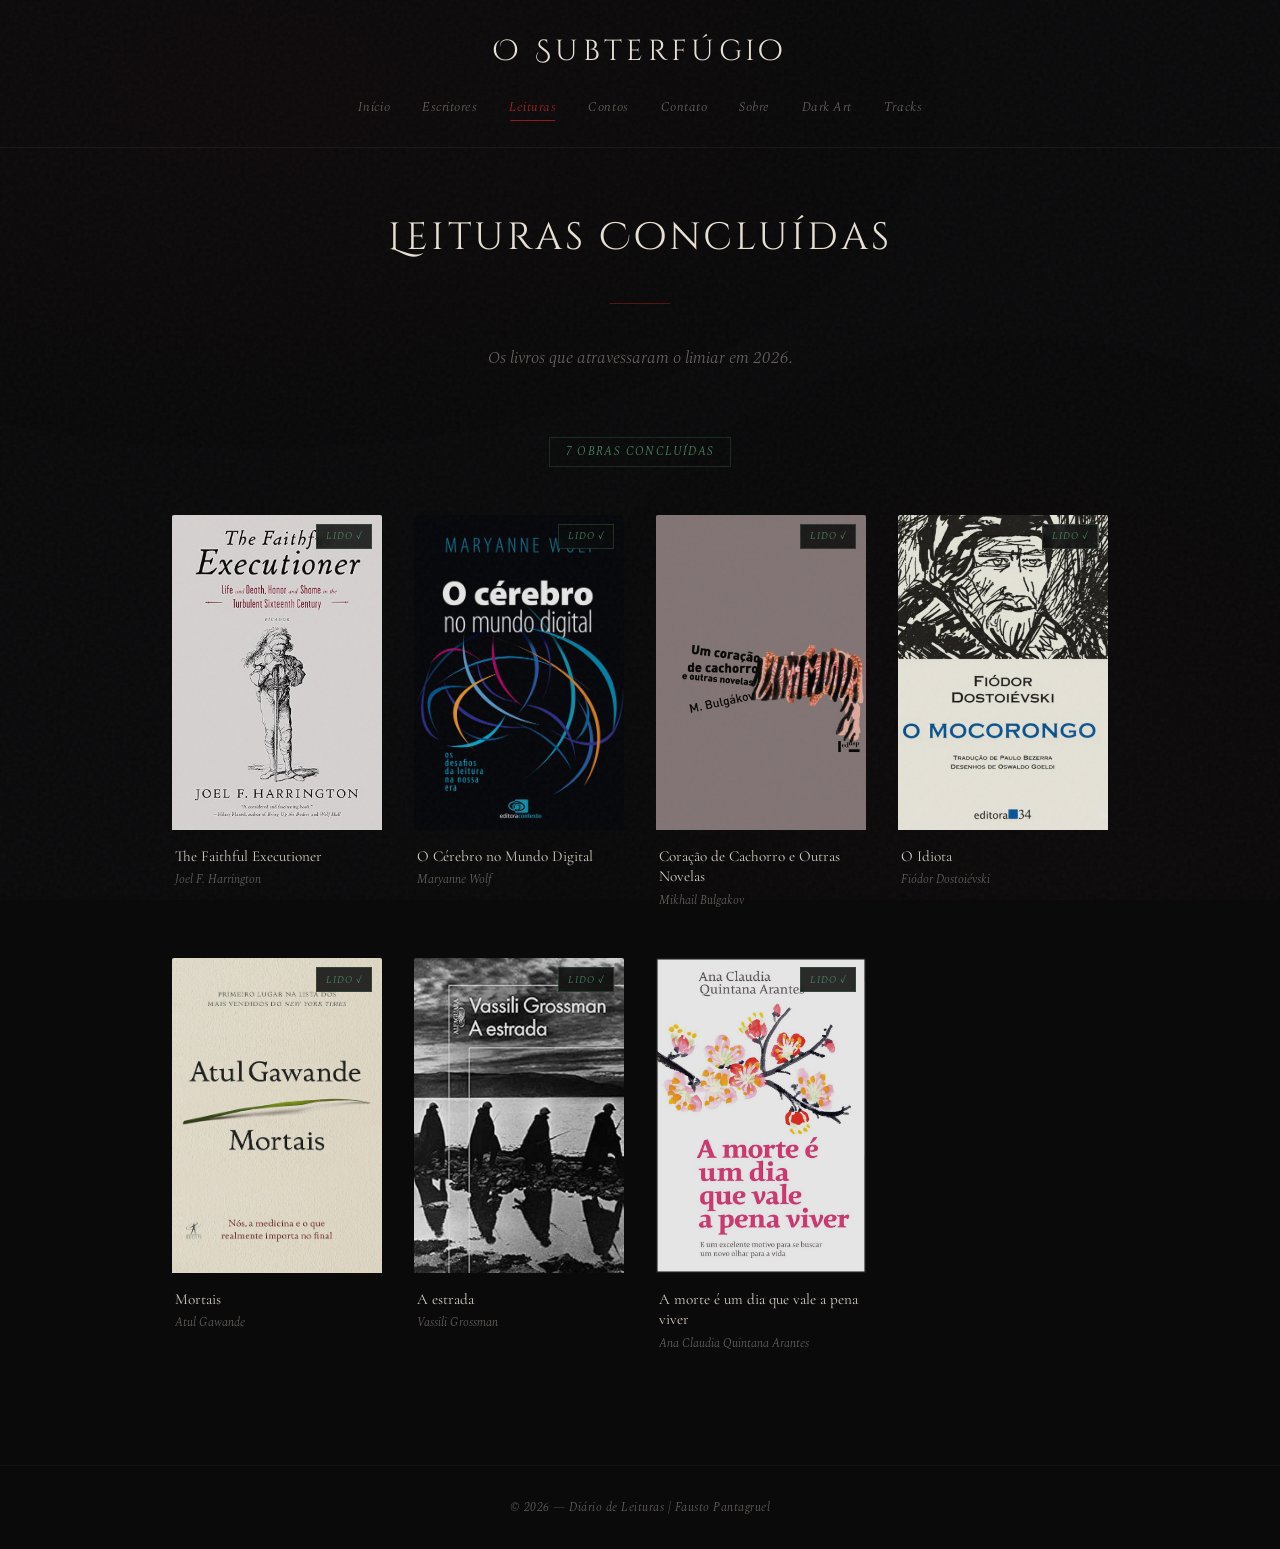
<file: donereads.html>
<!doctype html>
<html lang="pt-pt">
  <head>
    <meta charset="UTF-8" />
    <meta name="viewport" content="width=device-width, initial-scale=1.0" />
    <title>Leituras Concluídas - O Subterfúgio</title>
    <link rel="preconnect" href="https://fonts.googleapis.com" />
    <link rel="preconnect" href="https://fonts.gstatic.com" crossorigin />
    <link
      href="https://fonts.googleapis.com/css2?family=Cinzel+Decorative:wght@400;700&family=Cormorant+Garamond:ital,wght@0,300;0,400;0,600;1,300;1,400&family=Spectral:ital,wght@0,300;0,400;1,300&display=swap"
      rel="stylesheet"
    />
    <style>
      *,
      *::before,
      *::after {
        margin: 0;
        padding: 0;
        box-sizing: border-box;
      }

      :root {
        --ink: #0a0a0b;
        --parchment: #e8e0d4;
        --crimson: #8b1a1a;
        --crimson-glow: #a52222;
        --bone: #d4ccc0;
        --ash: #2a2a2e;
        --text-dim: #6b6560;
        --text-body: #9e958a;
        --verde: #3a6b4a;
        --verde-glow: #4a8a5e;
      }

      html {
        scroll-behavior: smooth;
      }

      body {
        background-color: var(--ink);
        color: var(--parchment);
        font-family: "Cormorant Garamond", "Georgia", serif;
        min-height: 100vh;
        overflow-x: hidden;
        position: relative;
      }

      body::before {
        content: "";
        position: fixed;
        inset: 0;
        background:
          radial-gradient(
            ellipse 80% 60% at 20% 10%,
            rgba(139, 26, 26, 0.04) 0%,
            transparent 70%
          ),
          radial-gradient(
            ellipse 60% 80% at 80% 90%,
            rgba(139, 26, 26, 0.03) 0%,
            transparent 70%
          );
        pointer-events: none;
        z-index: 0;
      }

      body::after {
        content: "";
        position: fixed;
        inset: 0;
        opacity: 0.035;
        background-image: url("data:image/svg+xml,%3Csvg viewBox='0 0 256 256' xmlns='http://www.w3.org/2000/svg'%3E%3Cfilter id='n'%3E%3CfeTurbulence type='fractalNoise' baseFrequency='0.9' numOctaves='4' stitchTiles='stitch'/%3E%3C/filter%3E%3Crect width='100%25' height='100%25' filter='url(%23n)'/%3E%3C/svg%3E");
        pointer-events: none;
        z-index: 9999;
      }

      /* ── HEADER ── */
      header {
        position: relative;
        z-index: 10;
        padding: 2rem 2rem 1.5rem;
        border-bottom: 1px solid rgba(196, 185, 168, 0.08);
      }

      #main-title {
        font-family: "Cinzel Decorative", "Georgia", serif;
        font-size: clamp(1.4rem, 3vw, 1.8rem);
        font-weight: 400;
        letter-spacing: 0.15em;
        color: var(--parchment);
        text-align: center;
        margin-bottom: 1.2rem;
      }

      nav {
        display: flex;
        justify-content: center;
        gap: 0.2rem;
        flex-wrap: wrap;
      }

      nav a {
        font-family: "Spectral", serif;
        font-size: 0.82rem;
        font-weight: 300;
        font-style: italic;
        color: var(--text-dim);
        text-decoration: none;
        padding: 0.4rem 0.9rem;
        letter-spacing: 0.04em;
        transition: color 0.4s ease;
        position: relative;
      }

      nav a::after {
        content: "";
        position: absolute;
        bottom: 2px;
        left: 50%;
        width: 0;
        height: 1px;
        background: var(--crimson);
        transition: all 0.4s ease;
        transform: translateX(-50%);
      }

      nav a:hover {
        color: var(--parchment);
      }
      nav a:hover::after {
        width: 60%;
      }
      nav a[aria-current="page"] {
        color: var(--crimson-glow);
      }
      nav a[aria-current="page"]::after {
        width: 60%;
        background: var(--crimson);
      }

      /* ── MAIN ── */
      main {
        position: relative;
        z-index: 1;
        max-width: 1000px;
        margin: 0 auto;
        padding: 4rem 2rem 6rem;
      }

      .hero-section {
        text-align: center;
        margin-bottom: 4rem;
        animation: fadeIn 1.2s ease both;
      }

      .hero-section h2 {
        font-family: "Cinzel Decorative", serif;
        font-size: clamp(1.4rem, 4vw, 2.4rem);
        font-weight: 400;
        letter-spacing: 0.08em;
        color: var(--parchment);
        margin-bottom: 1rem;
      }

      .hero-section .subtitle {
        font-family: "Spectral", serif;
        font-size: 1.05rem;
        font-weight: 300;
        font-style: italic;
        color: var(--text-dim);
        line-height: 1.7;
      }

      .divider {
        width: 60px;
        height: 1px;
        background: var(--crimson);
        margin: 2.5rem auto;
        opacity: 0.6;
      }

      .count-badge {
        font-family: "Spectral", serif;
        font-size: 0.72rem;
        font-weight: 300;
        font-style: italic;
        letter-spacing: 0.12em;
        text-transform: uppercase;
        color: var(--verde-glow);
        border: 1px solid rgba(74, 138, 94, 0.25);
        padding: 0.35rem 1rem;
        display: inline-block;
        margin-bottom: 3rem;
      }

      /* ── BOOK GRID ── */
      .book-grid {
        display: grid;
        grid-template-columns: repeat(auto-fill, minmax(170px, 1fr));
        gap: 2rem;
      }

      @media (max-width: 500px) {
        .book-grid {
          grid-template-columns: repeat(2, 1fr);
          gap: 1.4rem;
        }
      }

      /* ── BOOK CARD ── */
      .book-card {
        position: relative;
        overflow: hidden;
        border-radius: 2px;
        transition: transform 0.4s ease;
        opacity: 0;
        transform: translateY(16px);
      }

      .book-card.visible {
        opacity: 1;
        transform: translateY(0);
        transition:
          opacity 0.5s ease,
          transform 0.5s ease;
      }

      .book-card:hover {
        transform: translateY(-4px);
      }

      .book-cover-wrap {
        position: relative;
        aspect-ratio: 2 / 3;
        background: var(--ash);
        overflow: hidden;
      }

      .book-cover-wrap img {
        width: 100%;
        height: 100%;
        object-fit: cover;
        display: block;
        opacity: 0.88;
        transition:
          opacity 0.5s ease,
          transform 0.6s ease;
      }

      .book-card:hover .book-cover-wrap img {
        opacity: 1;
        transform: scale(1.03);
      }

      /* Status badge */
      .status-badge {
        position: absolute;
        top: 0.6rem;
        right: 0.6rem;
        font-family: "Spectral", serif;
        font-size: 0.62rem;
        font-weight: 300;
        font-style: italic;
        letter-spacing: 0.1em;
        text-transform: uppercase;
        color: var(--verde-glow);
        background: rgba(10, 10, 11, 0.85);
        border: 1px solid rgba(74, 138, 94, 0.3);
        padding: 0.2rem 0.55rem;
        backdrop-filter: blur(4px);
        z-index: 2;
      }

      .book-info {
        padding: 1rem 0.2rem;
      }

      .book-title {
        font-family: "Cormorant Garamond", serif;
        font-size: 0.95rem;
        font-weight: 400;
        color: var(--bone);
        line-height: 1.35;
        margin-bottom: 0.25rem;
      }

      .book-author {
        font-family: "Spectral", serif;
        font-size: 0.78rem;
        font-weight: 300;
        font-style: italic;
        color: var(--text-dim);
      }

      /* ── FOOTER ── */
      footer {
        position: relative;
        z-index: 10;
        text-align: center;
        padding: 2rem;
        border-top: 1px solid rgba(196, 185, 168, 0.06);
      }

      footer p {
        font-family: "Spectral", serif;
        font-size: 0.78rem;
        font-weight: 300;
        font-style: italic;
        color: var(--text-dim);
        letter-spacing: 0.04em;
      }

      @keyframes fadeIn {
        from {
          opacity: 0;
        }
        to {
          opacity: 1;
        }
      }
    </style>
  </head>
  <body>
    <header>
      <h1 id="main-title">O Subterfúgio</h1>
      <nav>
        <a href="index.html">Início</a>
        <a href="escritores.html">Escritores</a>
        <a href="donereads.html" aria-current="page">Leituras</a>
        <a href="contos.html">Contos</a>
        <a href="contato.html">Contato</a>
        <a href="sobre.html">Sobre</a>
        <a href="galeria.html">Dark Art</a>
        <a href="tracks.html">Tracks</a>
      </nav>
    </header>

    <main>
      <section class="hero-section">
        <h2>Leituras Concluídas</h2>
        <div class="divider"></div>
        <p class="subtitle">Os livros que atravessaram o limiar em 2026.</p>
      </section>

      <div style="text-align: center">
        <span class="count-badge">7 obras concluídas</span>
      </div>

      <div class="book-grid">
        <article class="book-card">
          <div class="book-cover-wrap">
            <span class="status-badge">Lido ✓</span>
            <img
              src="faithful.jpg"
              alt="Capa - The Faithful Executioner"
              loading="lazy"
            />
          </div>
          <div class="book-info">
            <div class="book-title">The Faithful Executioner</div>
            <div class="book-author">Joel F. Harrington</div>
          </div>
        </article>

        <article class="book-card">
          <div class="book-cover-wrap">
            <span class="status-badge">Lido ✓</span>
            <img
              src="brain.jpg"
              alt="Capa - O cérebro no mundo digital"
              loading="lazy"
            />
          </div>
          <div class="book-info">
            <div class="book-title">O Cérebro no Mundo Digital</div>
            <div class="book-author">Maryanne Wolf</div>
          </div>
        </article>

        <article class="book-card">
          <div class="book-cover-wrap">
            <span class="status-badge">Lido ✓</span>
            <img
              src="dogheart.jpg"
              alt="Capa - Coração de Cachorro"
              loading="lazy"
            />
          </div>
          <div class="book-info">
            <div class="book-title">Coração de Cachorro e Outras Novelas</div>
            <div class="book-author">Mikhail Bulgakov</div>
          </div>
        </article>

        <article class="book-card">
          <div class="book-cover-wrap">
            <span class="status-badge">Lido ✓</span>
            <img src="mocorongo.png" alt="Capa - O Idiota" loading="lazy" />
          </div>
          <div class="book-info">
            <div class="book-title">O Idiota</div>
            <div class="book-author">Fiódor Dostoiévski</div>
          </div>
        </article>

        <article class="book-card">
          <div class="book-cover-wrap">
            <span class="status-badge">Lido ✓</span>
            <img src="mortais.jpg" alt="Capa - Mortais" loading="lazy" />
          </div>
          <div class="book-info">
            <div class="book-title">Mortais</div>
            <div class="book-author">Atul Gawande</div>
          </div>
        </article>

        <article class="book-card">
          <div class="book-cover-wrap">
            <span class="status-badge">Lido ✓</span>
            <img src="TheRoad.jpg" alt="Capa - A estrada" loading="lazy" />
          </div>
          <div class="book-info">
            <div class="book-title">A estrada</div>
            <div class="book-author">Vassili Grossman</div>
          </div>
        </article>

        <article class="book-card">
          <div class="book-cover-wrap">
            <span class="status-badge">Lido ✓</span>
            <img
              src="Morte_Dia.jpg"
              alt="Capa - A morte é um dia que vale a pena viver"
              loading="lazy"
            />
          </div>
          <div class="book-info">
            <div class="book-title">A morte é um dia que vale a pena viver</div>
            <div class="book-author">Ana Claudia Quintana Arantes</div>
          </div>
        </article>
      </div>
    </main>

    <footer>
      <p>&copy; 2026 — Diário de Leituras | Fausto Pantagruel</p>
    </footer>

    <script>
      var cards = document.querySelectorAll(".book-card");

      function revealCards() {
        for (var i = 0; i < cards.length; i++) {
          var rect = cards[i].getBoundingClientRect();
          if (rect.top < window.innerHeight - 40) {
            (function (el, delay) {
              setTimeout(function () {
                el.classList.add("visible");
              }, delay);
            })(cards[i], i * 100);
          }
        }
      }

      revealCards();
      window.addEventListener("scroll", revealCards);
    </script>
  </body>
</html>
</file>
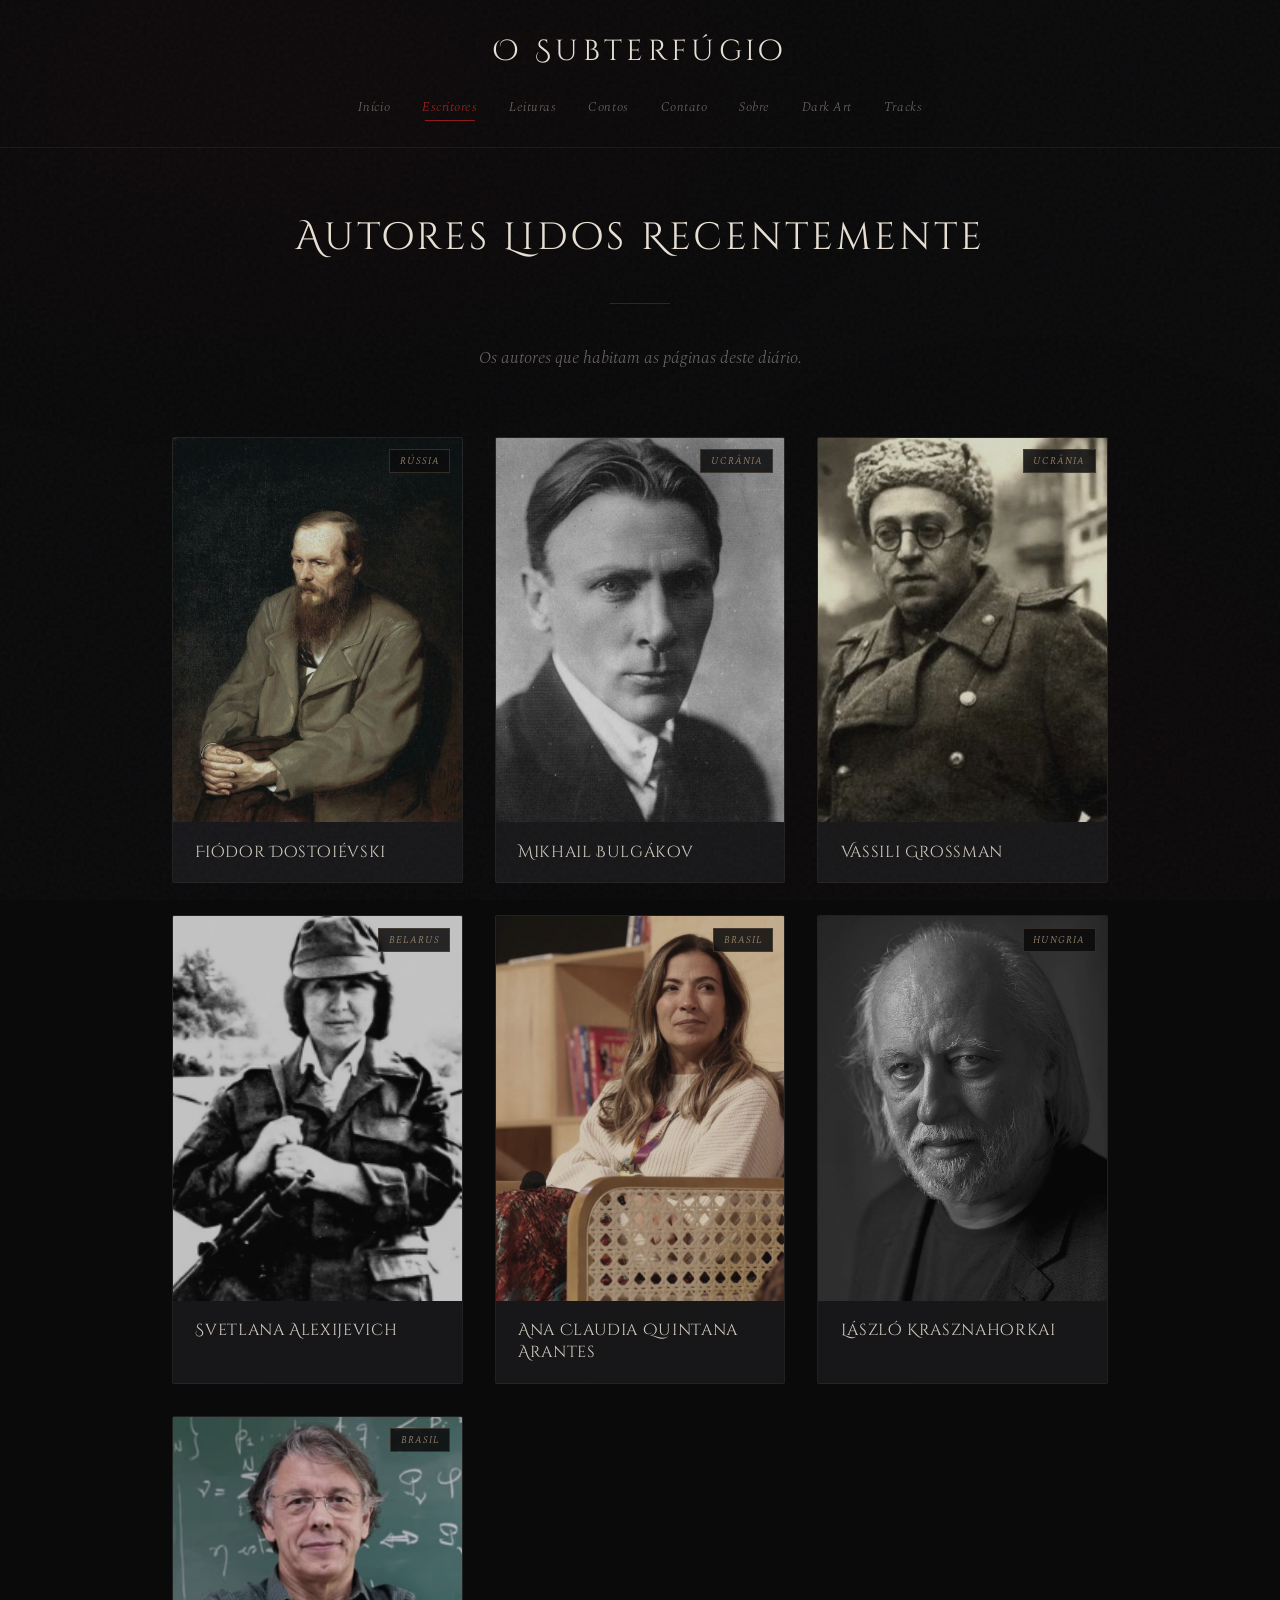
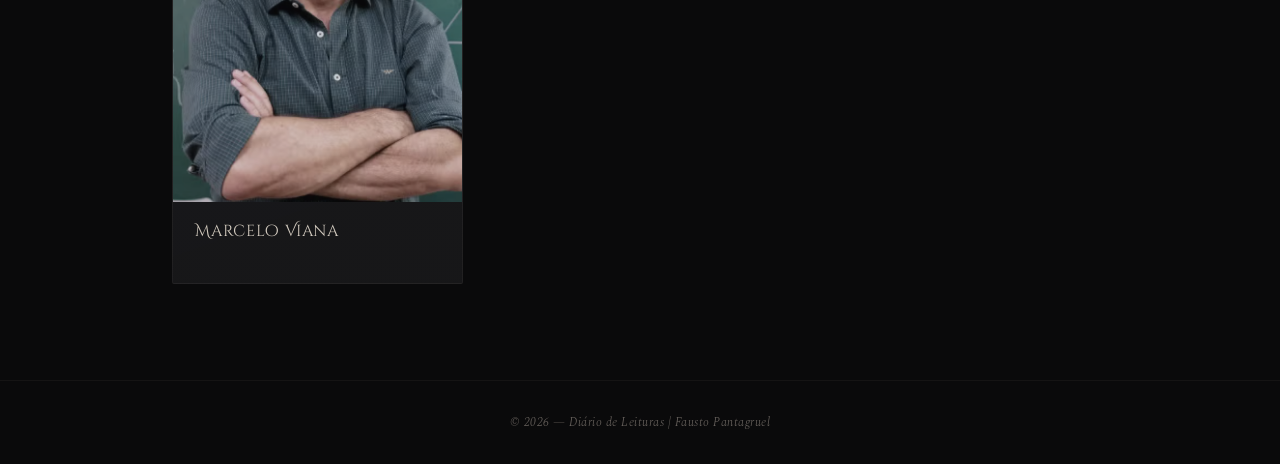
<file: escritores.html>
<!doctype html>
<html lang="pt-pt">
  <head>
    <meta charset="UTF-8" />
    <meta name="viewport" content="width=device-width, initial-scale=1.0" />
    <title>Escritores - O Subterfúgio</title>
    <link rel="preconnect" href="https://fonts.googleapis.com" />
    <link rel="preconnect" href="https://fonts.gstatic.com" crossorigin />
    <link
      href="https://fonts.googleapis.com/css2?family=Cinzel+Decorative:wght@400;700&family=Cormorant+Garamond:ital,wght@0,300;0,400;0,600;1,300;1,400&family=Spectral:ital,wght@0,300;0,400;1,300&display=swap"
      rel="stylesheet"
    />
    <style>
      *,
      *::before,
      *::after {
        margin: 0;
        padding: 0;
        box-sizing: border-box;
      }

      :root {
        --ink: #0a0a0b;
        --parchment: #e8e0d4;
        --crimson: #8b1a1a;
        --crimson-glow: #a52222;
        --bone: #d4ccc0;
        --ash: #2a2a2e;
        --text-dim: #6b6560;
        --text-body: #9e958a;
        --sepia: #8a7560;
        --sepia-glow: #a08a70;
      }

      html {
        scroll-behavior: smooth;
      }

      body {
        background-color: var(--ink);
        color: var(--parchment);
        font-family: "Cormorant Garamond", "Georgia", serif;
        min-height: 100vh;
        overflow-x: hidden;
        position: relative;
      }

      body::before {
        content: "";
        position: fixed;
        inset: 0;
        background:
          radial-gradient(
            ellipse 80% 60% at 20% 10%,
            rgba(139, 26, 26, 0.04) 0%,
            transparent 70%
          ),
          radial-gradient(
            ellipse 60% 80% at 80% 90%,
            rgba(139, 26, 26, 0.03) 0%,
            transparent 70%
          );
        pointer-events: none;
        z-index: 0;
      }

      body::after {
        content: "";
        position: fixed;
        inset: 0;
        opacity: 0.035;
        background-image: url("data:image/svg+xml,%3Csvg viewBox='0 0 256 256' xmlns='http://www.w3.org/2000/svg'%3E%3Cfilter id='n'%3E%3CfeTurbulence type='fractalNoise' baseFrequency='0.9' numOctaves='4' stitchTiles='stitch'/%3E%3C/filter%3E%3Crect width='100%25' height='100%25' filter='url(%23n)'/%3E%3C/svg%3E");
        pointer-events: none;
        z-index: 9999;
      }

      /* ── HEADER ── */
      header {
        position: relative;
        z-index: 10;
        padding: 2rem 2rem 1.5rem;
        border-bottom: 1px solid rgba(196, 185, 168, 0.08);
      }

      #main-title {
        font-family: "Cinzel Decorative", "Georgia", serif;
        font-size: clamp(1.4rem, 3vw, 1.8rem);
        font-weight: 400;
        letter-spacing: 0.15em;
        color: var(--parchment);
        text-align: center;
        margin-bottom: 1.2rem;
      }

      nav {
        display: flex;
        justify-content: center;
        gap: 0.2rem;
        flex-wrap: wrap;
      }

      nav a {
        font-family: "Spectral", serif;
        font-size: 0.82rem;
        font-weight: 300;
        font-style: italic;
        color: var(--text-dim);
        text-decoration: none;
        padding: 0.4rem 0.9rem;
        letter-spacing: 0.04em;
        transition: color 0.4s ease;
        position: relative;
      }

      nav a::after {
        content: "";
        position: absolute;
        bottom: 2px;
        left: 50%;
        width: 0;
        height: 1px;
        background: var(--crimson);
        transition: all 0.4s ease;
        transform: translateX(-50%);
      }

      nav a:hover {
        color: var(--parchment);
      }
      nav a:hover::after {
        width: 60%;
      }
      nav a[aria-current="page"] {
        color: var(--crimson-glow);
      }
      nav a[aria-current="page"]::after {
        width: 60%;
        background: var(--crimson);
      }

      /* ── MAIN ── */
      main {
        position: relative;
        z-index: 1;
        max-width: 1000px;
        margin: 0 auto;
        padding: 4rem 2rem 6rem;
      }

      .hero-section {
        text-align: center;
        margin-bottom: 4rem;
        animation: fadeIn 1.2s ease both;
      }

      .hero-section h2 {
        font-family: "Cinzel Decorative", serif;
        font-size: clamp(1.4rem, 4vw, 2.4rem);
        font-weight: 400;
        letter-spacing: 0.08em;
        color: var(--parchment);
        margin-bottom: 1rem;
      }

      .hero-section .subtitle {
        font-family: "Spectral", serif;
        font-size: 1.05rem;
        font-weight: 300;
        font-style: italic;
        color: var(--text-dim);
        line-height: 1.7;
      }

      .divider {
        width: 60px;
        height: 1px;
        background: var(--crimson);
        margin: 2.5rem auto;
        opacity: 0.6;
      }

      /* ── WRITERS GRID ── */
      .writers-grid {
        display: grid;
        grid-template-columns: repeat(auto-fill, minmax(260px, 1fr));
        gap: 2rem;
      }

      @media (max-width: 600px) {
        .writers-grid {
          grid-template-columns: 1fr;
          gap: 1.8rem;
        }
      }

      /* ── WRITER CARD ── */
      .writer-card {
        background: linear-gradient(
          160deg,
          rgba(42, 42, 46, 0.5) 0%,
          rgba(26, 26, 28, 0.8) 100%
        );
        border: 1px solid rgba(196, 185, 168, 0.06);
        border-radius: 2px;
        overflow: hidden;
        position: relative;
        transition:
          border-color 0.5s ease,
          transform 0.4s ease;
        opacity: 0;
        transform: translateY(16px);
      }

      .writer-card.visible {
        opacity: 1;
        transform: translateY(0);
        transition:
          opacity 0.5s ease,
          transform 0.5s ease,
          border-color 0.5s ease;
      }

      .writer-card::before {
        content: "";
        position: absolute;
        top: 0;
        left: 0;
        right: 0;
        height: 1px;
        background: linear-gradient(
          90deg,
          transparent,
          var(--crimson),
          transparent
        );
        opacity: 0;
        transition: opacity 0.5s ease;
        z-index: 2;
      }

      .writer-card:hover {
        border-color: rgba(196, 185, 168, 0.12);
        transform: translateY(-4px);
      }

      .writer-card:hover::before {
        opacity: 0.5;
      }

      .writer-portrait {
        position: relative;
        aspect-ratio: 3 / 4;
        background: var(--ash);
        overflow: hidden;
      }

      .writer-portrait img {
        width: 100%;
        height: 100%;
        object-fit: cover;
        display: block;
        opacity: 0.82;
        filter: saturate(0.6);
        transition:
          opacity 0.5s ease,
          filter 0.5s ease,
          transform 0.6s ease;
      }

      .writer-card:hover .writer-portrait img {
        opacity: 0.95;
        filter: saturate(0.8);
        transform: scale(1.03);
      }

      /* Nation badge */
      .nation-badge {
        position: absolute;
        top: 0.7rem;
        right: 0.7rem;
        font-family: "Spectral", serif;
        font-size: 0.62rem;
        font-weight: 300;
        font-style: italic;
        letter-spacing: 0.1em;
        text-transform: uppercase;
        color: var(--sepia-glow);
        background: rgba(10, 10, 11, 0.85);
        border: 1px solid rgba(138, 117, 96, 0.3);
        padding: 0.2rem 0.6rem;
        backdrop-filter: blur(4px);
        z-index: 2;
      }

      .writer-info {
        padding: 1.2rem 1.4rem;
      }

      .writer-name {
        font-family: "Cinzel Decorative", serif;
        font-size: 1rem;
        font-weight: 400;
        letter-spacing: 0.04em;
        color: var(--bone);
        line-height: 1.35;
      }

      /* ── FOOTER ── */
      footer {
        position: relative;
        z-index: 10;
        text-align: center;
        padding: 2rem;
        border-top: 1px solid rgba(196, 185, 168, 0.06);
      }

      footer p {
        font-family: "Spectral", serif;
        font-size: 0.78rem;
        font-weight: 300;
        font-style: italic;
        color: var(--text-dim);
        letter-spacing: 0.04em;
      }

      @keyframes fadeIn {
        from {
          opacity: 0;
        }
        to {
          opacity: 1;
        }
      }
    </style>
  </head>
  <body>
    <header>
      <h1 id="main-title">O Subterfúgio</h1>
      <nav>
        <a href="index.html">Início</a>
        <a href="escritores.html" aria-current="page">Escritores</a>
        <a href="donereads.html">Leituras</a>
        <a href="contos.html">Contos</a>
        <a href="contato.html">Contato</a>
        <a href="sobre.html">Sobre</a>
        <a href="galeria.html">Dark Art</a>
        <a href="tracks.html">Tracks</a>
      </nav>
    </header>

    <main>
      <section class="hero-section">
        <h2>Autores Lidos Recentemente</h2>
        <div class="divider"></div>
        <p class="subtitle">Os autores que habitam as páginas deste diário.</p>
      </section>

      <div class="writers-grid">
        <article class="writer-card">
          <div class="writer-portrait">
            <span class="nation-badge">Rússia</span>
            <img src="Fiodor.jpg" alt="Fiódor Dostoiévski" loading="lazy" />
          </div>
          <div class="writer-info">
            <div class="writer-name">Fiódor Dostoiévski</div>
          </div>
        </article>

        <article class="writer-card">
          <div class="writer-portrait">
            <span class="nation-badge">Ucrânia</span>
            <img src="bulgakov.jpg" alt="Mikhail Bulgákov" loading="lazy" />
          </div>
          <div class="writer-info">
            <div class="writer-name">Mikhail Bulgákov</div>
          </div>
        </article>

        <article class="writer-card">
          <div class="writer-portrait">
            <span class="nation-badge">Ucrânia</span>
            <img src="vassili.png" alt="Vassili Grossman" loading="lazy" />
          </div>
          <div class="writer-info">
            <div class="writer-name">Vassili Grossman</div>
          </div>
        </article>

        <article class="writer-card">
          <div class="writer-portrait">
            <span class="nation-badge">Belarus</span>
            <img src="Svetlana.png" alt="Svetlana Alexijevich" loading="lazy" />
          </div>
          <div class="writer-info">
            <div class="writer-name">Svetlana Alexijevich</div>
          </div>
        </article>

        <article class="writer-card">
          <div class="writer-portrait">
            <span class="nation-badge">Brasil</span>
            <img
              src="Ana_Claudia.jpg"
              alt="Ana Claudia Quintana Arantes"
              loading="lazy"
            />
          </div>
          <div class="writer-info">
            <div class="writer-name">Ana Claudia Quintana Arantes</div>
          </div>
        </article>

        <article class="writer-card">
          <div class="writer-portrait">
            <span class="nation-badge">Hungria</span>
            <img
              src="Krasznahorkai_László_portrait.jpg"
              alt="László Krasznahorkai"
              loading="lazy"
            />
          </div>
          <div class="writer-info">
            <div class="writer-name">László Krasznahorkai</div>
          </div>
        </article>

         <article class="writer-card">
          <div class="writer-portrait">
            <span class="nation-badge">Brasil</span>
            <img
              src="marcelo_viana.png"
              alt="Marcelo Viana"
              loading="lazy"
            />
          </div>
          <div class="writer-info">
            <div class="writer-name">Marcelo Viana</div>
          </div>
        </article>

        <article class="writer-card">
          <div class="writer-portrait">
            <span class="nation-badge">Rússia</span>
            <img
              src="Lev_Tolstoi.png"
              alt="Lev Nikoláievitch Tolstói"
              loading="lazy"
            />
          </div>
          <div class="writer-info">
            <div class="writer-name">Lev Nikoláievitch Tolstói</div>
          </div>
        </article>
      </div>
    </main>

    <footer>
      <p>&copy; 2026 — Diário de Leituras | Fausto Pantagruel</p>
    </footer>

    <script>
      var cards = document.querySelectorAll(".writer-card");

      function revealCards() {
        for (var i = 0; i < cards.length; i++) {
          var rect = cards[i].getBoundingClientRect();
          if (rect.top < window.innerHeight - 40) {
            (function (el, delay) {
              setTimeout(function () {
                el.classList.add("visible");
              }, delay);
            })(cards[i], i * 120);
          }
        }
      }

      revealCards();
      window.addEventListener("scroll", revealCards);
    </script>
  </body>
</html>
</file>
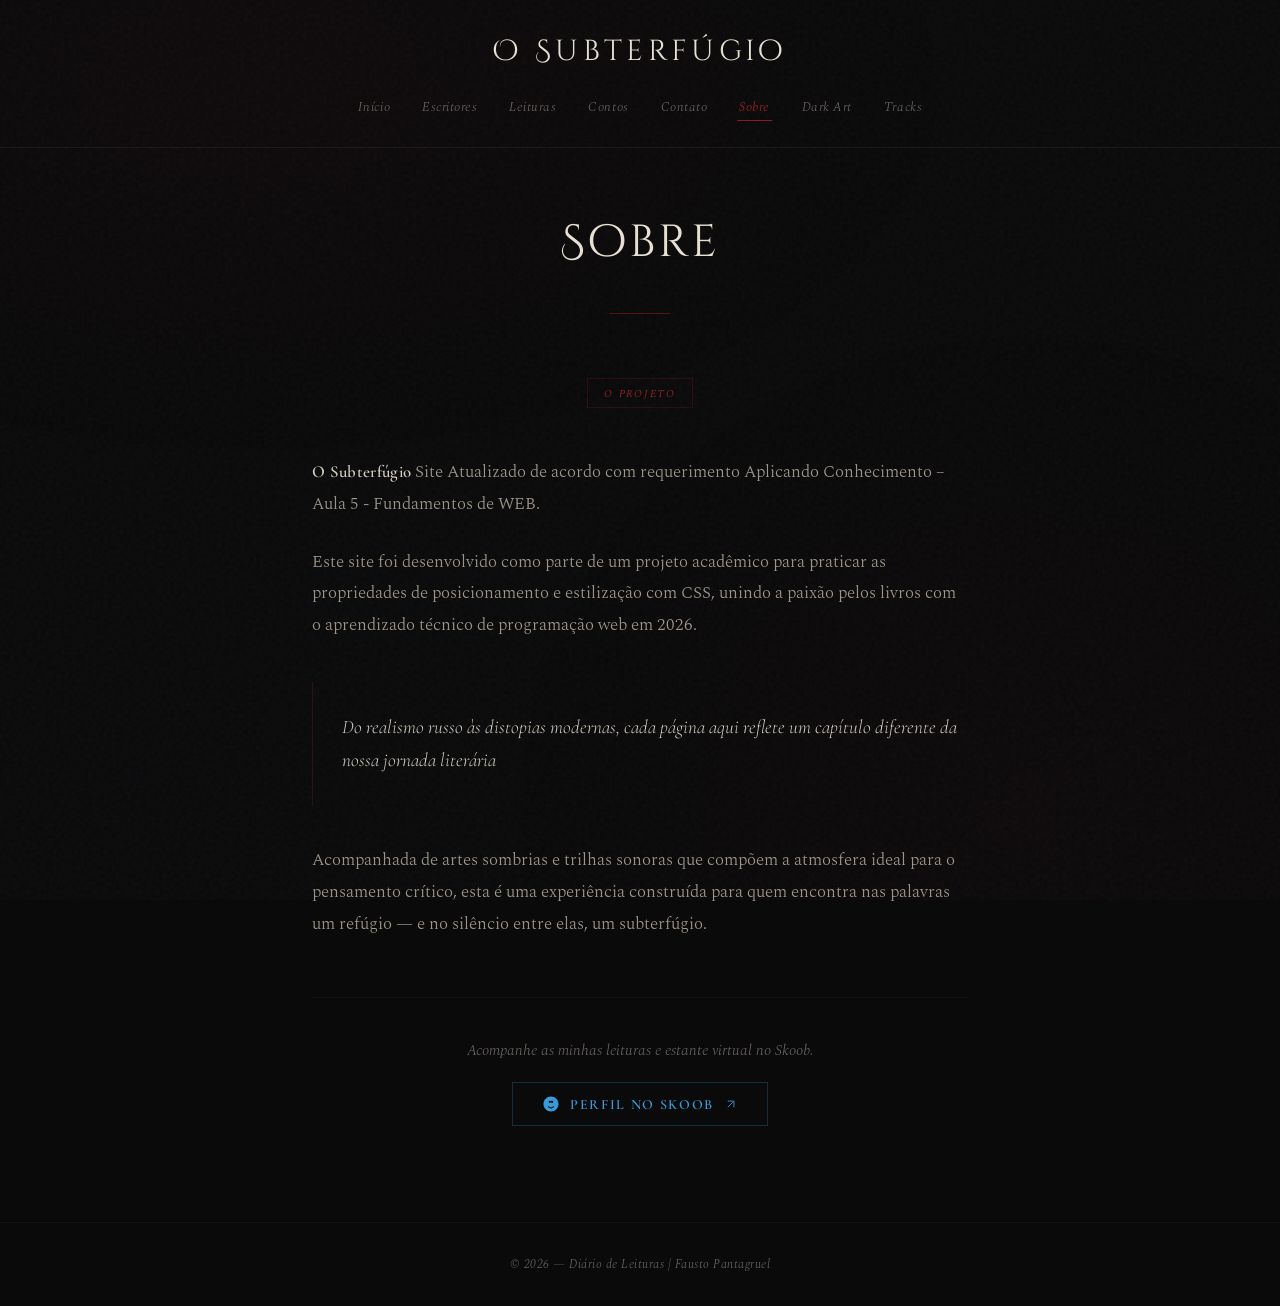
<file: sobre.html>
<!DOCTYPE html>
<html lang="pt-pt">
<head>
    <meta charset="UTF-8">
    <meta name="viewport" content="width=device-width, initial-scale=1.0">
    <title>Sobre - O Subterfúgio</title>
    <link rel="preconnect" href="https://fonts.googleapis.com">
    <link rel="preconnect" href="https://fonts.gstatic.com" crossorigin>
    <link href="https://fonts.googleapis.com/css2?family=Cinzel+Decorative:wght@400;700&family=Cormorant+Garamond:ital,wght@0,300;0,400;0,600;1,300;1,400&family=Spectral:ital,wght@0,300;0,400;1,300&display=swap" rel="stylesheet">
    <style>
        *, *::before, *::after {
            margin: 0;
            padding: 0;
            box-sizing: border-box;
        }

        :root {
            --ink: #0a0a0b;
            --parchment: #e8e0d4;
            --crimson: #8b1a1a;
            --crimson-glow: #a52222;
            --bone: #d4ccc0;
            --ash: #2a2a2e;
            --text-dim: #6b6560;
            --text-body: #9e958a;
        }

        html { scroll-behavior: smooth; }

        body {
            background-color: var(--ink);
            color: var(--parchment);
            font-family: 'Cormorant Garamond', 'Georgia', serif;
            min-height: 100vh;
            overflow-x: hidden;
            position: relative;
        }

        body::before {
            content: '';
            position: fixed;
            inset: 0;
            background:
                radial-gradient(ellipse 80% 60% at 20% 10%, rgba(139, 26, 26, 0.04) 0%, transparent 70%),
                radial-gradient(ellipse 60% 80% at 80% 90%, rgba(139, 26, 26, 0.03) 0%, transparent 70%);
            pointer-events: none;
            z-index: 0;
        }

        body::after {
            content: '';
            position: fixed;
            inset: 0;
            opacity: 0.035;
            background-image: url("data:image/svg+xml,%3Csvg viewBox='0 0 256 256' xmlns='http://www.w3.org/2000/svg'%3E%3Cfilter id='n'%3E%3CfeTurbulence type='fractalNoise' baseFrequency='0.9' numOctaves='4' stitchTiles='stitch'/%3E%3C/filter%3E%3Crect width='100%25' height='100%25' filter='url(%23n)'/%3E%3C/svg%3E");
            pointer-events: none;
            z-index: 9999;
        }

        /* ── HEADER ── */
        header {
            position: relative;
            z-index: 10;
            padding: 2rem 2rem 1.5rem;
            border-bottom: 1px solid rgba(196, 185, 168, 0.08);
        }

        #main-title {
            font-family: 'Cinzel Decorative', 'Georgia', serif;
            font-size: clamp(1.4rem, 3vw, 1.8rem);
            font-weight: 400;
            letter-spacing: 0.15em;
            color: var(--parchment);
            text-align: center;
            margin-bottom: 1.2rem;
        }

        nav {
            display: flex;
            justify-content: center;
            gap: 0.2rem;
            flex-wrap: wrap;
        }

        nav a {
            font-family: 'Spectral', serif;
            font-size: 0.82rem;
            font-weight: 300;
            font-style: italic;
            color: var(--text-dim);
            text-decoration: none;
            padding: 0.4rem 0.9rem;
            letter-spacing: 0.04em;
            transition: color 0.4s ease;
            position: relative;
        }

        nav a::after {
            content: '';
            position: absolute;
            bottom: 2px;
            left: 50%;
            width: 0;
            height: 1px;
            background: var(--crimson);
            transition: all 0.4s ease;
            transform: translateX(-50%);
        }

        nav a:hover { color: var(--parchment); }
        nav a:hover::after { width: 60%; }
        nav a[aria-current="page"] { color: var(--crimson-glow); }
        nav a[aria-current="page"]::after { width: 60%; background: var(--crimson); }

        /* ── MAIN ── */
        main {
            position: relative;
            z-index: 1;
            max-width: 720px;
            margin: 0 auto;
            padding: 4rem 2rem 6rem;
        }

        .hero-section {
            text-align: center;
            margin-bottom: 4rem;
            animation: fadeIn 1.2s ease both;
        }

        .hero-section h2 {
            font-family: 'Cinzel Decorative', serif;
            font-size: clamp(1.6rem, 4.5vw, 2.8rem);
            font-weight: 400;
            letter-spacing: 0.08em;
            color: var(--parchment);
            margin-bottom: 1rem;
        }

        .divider {
            width: 60px;
            height: 1px;
            background: var(--crimson);
            margin: 2.5rem auto;
            opacity: 0.6;
        }

        /* ── BADGE ── */
        .selo {
            font-family: 'Spectral', serif;
            font-size: 0.7rem;
            font-weight: 300;
            font-style: italic;
            letter-spacing: 0.15em;
            text-transform: uppercase;
            color: var(--crimson-glow);
            border: 1px solid rgba(139, 26, 26, 0.25);
            padding: 0.35rem 1rem;
            display: inline-block;
            margin: 0 auto 3rem;
            text-align: center;
            animation: fadeIn 1s ease both;
            animation-delay: 0.3s;
        }

        /* ── ARTICLE PROSE ── */
        .texto-sobre {
            animation: slideUp 0.8s ease both;
            animation-delay: 0.4s;
        }

        .texto-sobre p {
            font-family: 'Spectral', serif;
            font-size: 1.05rem;
            font-weight: 300;
            color: var(--text-body);
            line-height: 1.9;
            margin-bottom: 1.6rem;
        }

        .texto-sobre p:last-child {
            margin-bottom: 0;
        }

        .texto-sobre strong {
            font-family: 'Cormorant Garamond', serif;
            font-weight: 600;
            color: var(--bone);
            letter-spacing: 0.02em;
        }

        /* ── Decorative pull-quote ── */
        .pull-quote {
            position: relative;
            margin: 2.5rem 0;
            padding: 1.8rem 0 1.8rem 1.8rem;
            border-left: 1px solid rgba(139, 26, 26, 0.3);
            animation: slideUp 0.8s ease both;
            animation-delay: 0.6s;
        }

        .pull-quote p {
            font-family: 'Cormorant Garamond', serif;
            font-size: 1.2rem;
            font-weight: 300;
            font-style: italic;
            color: var(--bone);
            line-height: 1.7;
            margin-bottom: 0;
        }

        /* ── SKOOB CTA ── */
        .skoob-section {
            text-align: center;
            margin-top: 3.5rem;
            padding-top: 2.5rem;
            border-top: 1px solid rgba(196, 185, 168, 0.05);
            animation: fadeIn 1s ease both;
            animation-delay: 0.8s;
        }

        .skoob-label {
            font-family: 'Spectral', serif;
            font-size: 0.92rem;
            font-weight: 300;
            font-style: italic;
            color: var(--text-dim);
            margin-bottom: 1.2rem;
            line-height: 1.7;
        }

        .skoob-link {
            display: inline-flex;
            align-items: center;
            gap: 0.6rem;
            font-family: 'Cormorant Garamond', serif;
            font-size: 0.88rem;
            font-weight: 600;
            letter-spacing: 0.12em;
            text-transform: uppercase;
            text-decoration: none;
            color: #3a9ad9;
            border: 1px solid rgba(58, 154, 217, 0.25);
            padding: 0.75rem 1.8rem;
            transition: all 0.4s ease;
        }

        .skoob-link:hover {
            background: rgba(58, 154, 217, 0.08);
            border-color: rgba(58, 154, 217, 0.5);
            color: var(--parchment);
        }

        .skoob-link svg {
            width: 18px;
            height: 18px;
            flex-shrink: 0;
        }

        .skoob-link .skoob-icon {
            transition: transform 0.3s ease;
        }

        .skoob-link:hover .skoob-icon {
            transform: scale(1.1);
        }

        .skoob-link .arrow-icon {
            width: 14px;
            height: 14px;
            transition: transform 0.3s ease;
        }

        .skoob-link:hover .arrow-icon {
            transform: translateX(3px);
        }

        /* ── FOOTER ── */
        footer {
            position: relative;
            z-index: 10;
            text-align: center;
            padding: 2rem;
            border-top: 1px solid rgba(196, 185, 168, 0.06);
        }

        footer p {
            font-family: 'Spectral', serif;
            font-size: 0.78rem;
            font-weight: 300;
            font-style: italic;
            color: var(--text-dim);
            letter-spacing: 0.04em;
        }

        @keyframes fadeIn { from { opacity: 0; } to { opacity: 1; } }
        @keyframes slideUp {
            from { opacity: 0; transform: translateY(20px); }
            to { opacity: 1; transform: translateY(0); }
        }
    </style>
</head>
<body>

    <header>
        <h1 id="main-title">O Subterfúgio</h1>
        <nav>
            <a href="index.html">Início</a>
            <a href="escritores.html">Escritores</a>
            <a href="donereads.html">Leituras</a>
            <a href="contos.html">Contos</a>
            <a href="contato.html">Contato</a>
            <a href="sobre.html" aria-current="page">Sobre</a>
            <a href="galeria.html">Dark Art</a>
            <a href="tracks.html">Tracks</a>
        </nav>
    </header>

    <main>
        <section class="hero-section">
            <h2>Sobre</h2>
            <div class="divider"></div>
        </section>

        <div style="text-align: center;">
            <span class="selo">O Projeto</span>
        </div>

        <article class="texto-sobre">
            <p>
                <strong>O Subterfúgio</strong> Site Atualizado de acordo com requerimento
                Aplicando Conhecimento – Aula 5 - Fundamentos de WEB.
            </p>
            <p>
                Este site foi desenvolvido como parte de um projeto acadêmico para
                praticar as propriedades de posicionamento e estilização com CSS,
                unindo a paixão pelos livros com o aprendizado técnico de programação
                web em 2026.
            </p>

            <div class="pull-quote">
                <p>Do realismo russo às distopias modernas, cada página aqui reflete um
                capítulo diferente da nossa jornada literária</p>
            </div>

            <p>
                Acompanhada de artes sombrias e trilhas sonoras que compõem
                a atmosfera ideal para o pensamento crítico, esta é uma experiência
                construída para quem encontra nas palavras um refúgio — e no silêncio
                entre elas, um subterfúgio.
            </p>
        </article>

        <section class="skoob-section">
            <p class="skoob-label">Acompanhe as minhas leituras e estante virtual no Skoob.</p>
            <a href="https://skoob.com.br/profile/10609993-chaostream" target="_blank" rel="noopener" class="skoob-link">
                <svg class="skoob-icon" viewBox="0 0 24 24" fill="currentColor" xmlns="http://www.w3.org/2000/svg">
                    <path d="M12 2C6.48 2 2 6.48 2 12s4.48 10 10 10 10-4.48 10-10S17.52 2 12 2zm-1.5 5.5c.83 0 1.5.67 1.5 1.5s-.67 1.5-1.5 1.5S9 9.83 9 9s.67-1.5 1.5-1.5zm3 0c.83 0 1.5.67 1.5 1.5s-.67 1.5-1.5 1.5S12 9.83 12 9s.67-1.5 1.5-1.5zM12 18c-2.21 0-4-1.34-4-3h1.5c0 .83 1.12 1.5 2.5 1.5s2.5-.67 2.5-1.5H16c0 1.66-1.79 3-4 3z"/>
                </svg>
                Perfil no Skoob
                <svg class="arrow-icon" viewBox="0 0 24 24" fill="none" stroke="currentColor" stroke-width="1.5" stroke-linecap="round" stroke-linejoin="round"><path d="M7 17l9.2-9.2M17 17V7H7"/></svg>
            </a>
        </section>
    </main>

    <footer>
        <p>&copy; 2026 — Diário de Leituras | Fausto Pantagruel</p>
    </footer>

</body>
</html>
</file>
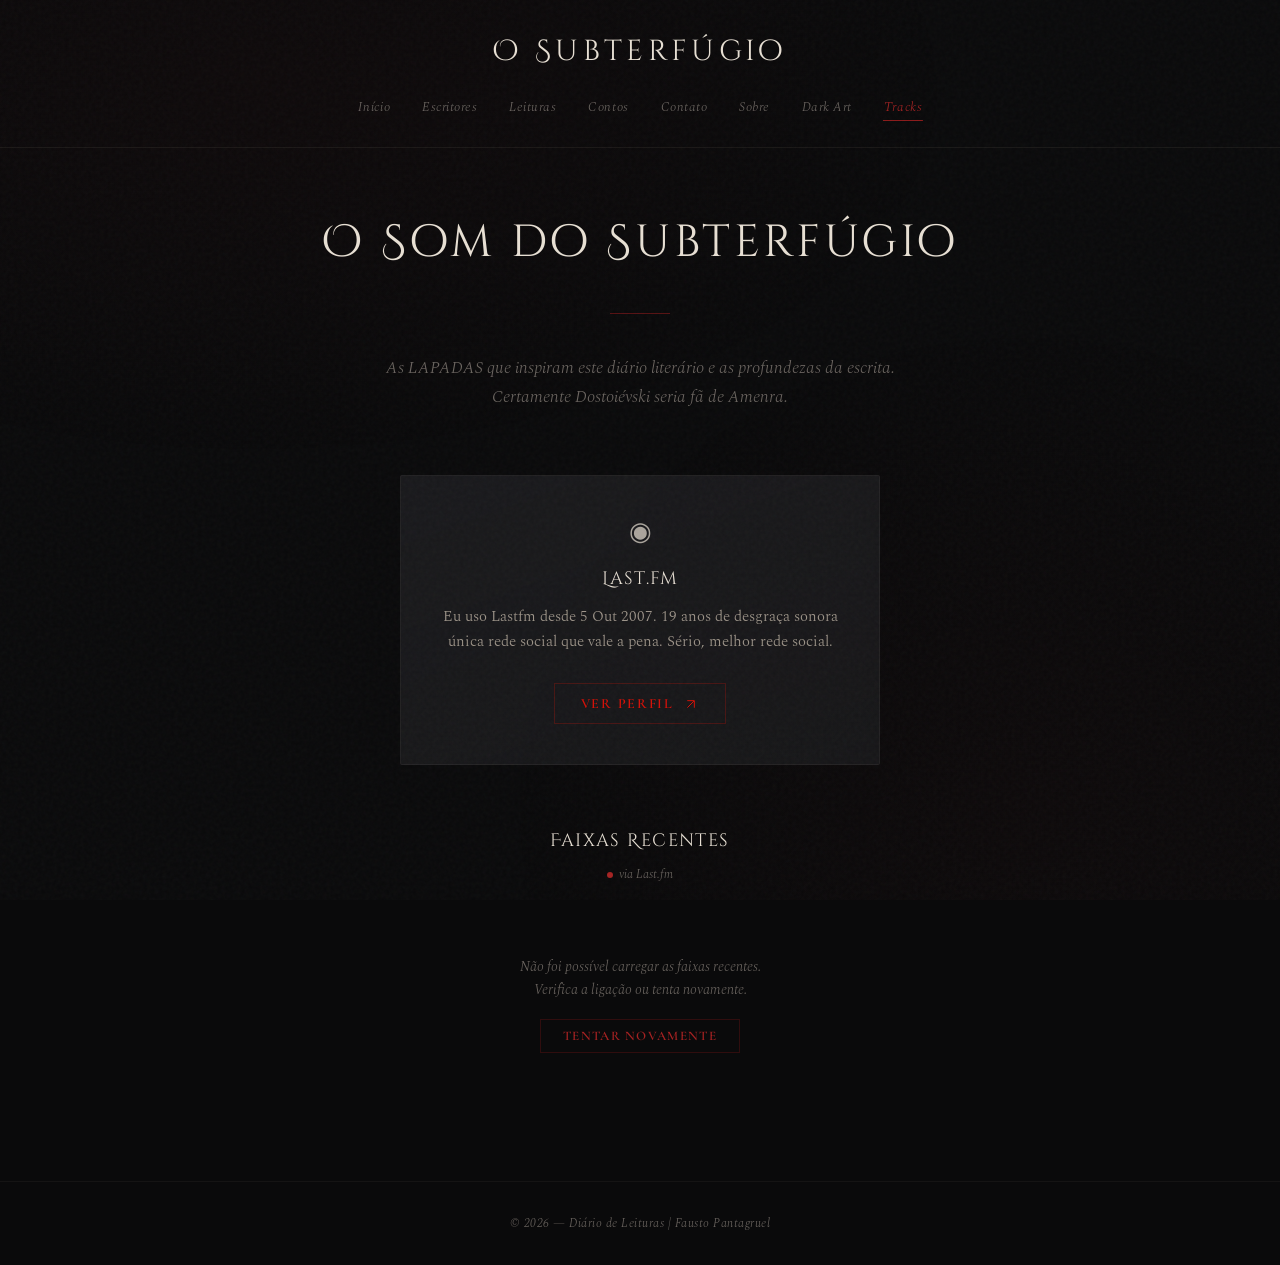
<file: tracks.html>
<!doctype html>
<html lang="pt-pt">
  <head>
    <meta charset="UTF-8" />
    <meta name="viewport" content="width=device-width, initial-scale=1.0" />
    <title>Tracks - O Subterfúgio</title>
    <link rel="preconnect" href="https://fonts.googleapis.com" />
    <link rel="preconnect" href="https://fonts.gstatic.com" crossorigin />
    <link
      href="https://fonts.googleapis.com/css2?family=Cinzel+Decorative:wght@400;700&family=Cormorant+Garamond:ital,wght@0,300;0,400;0,600;1,300;1,400&family=Spectral:ital,wght@0,300;0,400;1,300&display=swap"
      rel="stylesheet"
    />
    <style>
      *,
      *::before,
      *::after {
        margin: 0;
        padding: 0;
        box-sizing: border-box;
      }

      :root {
        --ink: #0a0a0b;
        --parchment: #e8e0d4;
        --crimson: #8b1a1a;
        --crimson-glow: #a52222;
        --bone: #d4ccc0;
        --ash: #2a2a2e;
        --text-dim: #6b6560;
        --text-body: #9e958a;
      }

      html {
        scroll-behavior: smooth;
      }

      body {
        background-color: var(--ink);
        color: var(--parchment);
        font-family: "Cormorant Garamond", "Georgia", serif;
        min-height: 100vh;
        overflow-x: hidden;
        position: relative;
      }

      body::before {
        content: "";
        position: fixed;
        inset: 0;
        background:
          radial-gradient(
            ellipse 80% 60% at 20% 10%,
            rgba(139, 26, 26, 0.04) 0%,
            transparent 70%
          ),
          radial-gradient(
            ellipse 60% 80% at 80% 90%,
            rgba(139, 26, 26, 0.03) 0%,
            transparent 70%
          );
        pointer-events: none;
        z-index: 0;
      }

      body::after {
        content: "";
        position: fixed;
        inset: 0;
        opacity: 0.035;
        background-image: url("data:image/svg+xml,%3Csvg viewBox='0 0 256 256' xmlns='http://www.w3.org/2000/svg'%3E%3Cfilter id='n'%3E%3CfeTurbulence type='fractalNoise' baseFrequency='0.9' numOctaves='4' stitchTiles='stitch'/%3E%3C/filter%3E%3Crect width='100%25' height='100%25' filter='url(%23n)'/%3E%3C/svg%3E");
        pointer-events: none;
        z-index: 9999;
      }

      /* ── HEADER ── */
      header {
        position: relative;
        z-index: 10;
        padding: 2rem 2rem 1.5rem;
        border-bottom: 1px solid rgba(196, 185, 168, 0.08);
      }

      #main-title {
        font-family: "Cinzel Decorative", "Georgia", serif;
        font-size: clamp(1.4rem, 3vw, 1.8rem);
        font-weight: 400;
        letter-spacing: 0.15em;
        color: var(--parchment);
        text-align: center;
        margin-bottom: 1.2rem;
      }

      nav {
        display: flex;
        justify-content: center;
        gap: 0.2rem;
        flex-wrap: wrap;
      }

      nav a {
        font-family: "Spectral", serif;
        font-size: 0.82rem;
        font-weight: 300;
        font-style: italic;
        color: var(--text-dim);
        text-decoration: none;
        padding: 0.4rem 0.9rem;
        letter-spacing: 0.04em;
        transition: color 0.4s ease;
        position: relative;
      }

      nav a::after {
        content: "";
        position: absolute;
        bottom: 2px;
        left: 50%;
        width: 0;
        height: 1px;
        background: var(--crimson);
        transition: all 0.4s ease;
        transform: translateX(-50%);
      }

      nav a:hover {
        color: var(--parchment);
      }
      nav a:hover::after {
        width: 60%;
      }
      nav a[aria-current="page"] {
        color: var(--crimson-glow);
      }
      nav a[aria-current="page"]::after {
        width: 60%;
        background: var(--crimson);
      }

      /* ── MAIN ── */
      main {
        position: relative;
        z-index: 1;
        max-width: 1000px;
        margin: 0 auto;
        padding: 4rem 2rem 6rem;
      }

      .hero-section {
        text-align: center;
        margin-bottom: 4rem;
        animation: fadeIn 1.2s ease both;
      }

      .hero-section h2 {
        font-family: "Cinzel Decorative", serif;
        font-size: clamp(1.6rem, 4.5vw, 2.8rem);
        font-weight: 400;
        letter-spacing: 0.08em;
        color: var(--parchment);
        margin-bottom: 1rem;
      }

      .hero-section .subtitle {
        font-family: "Spectral", serif;
        font-size: 1.05rem;
        font-weight: 300;
        font-style: italic;
        color: var(--text-dim);
        max-width: 520px;
        margin: 0 auto;
        line-height: 1.7;
      }

      .divider {
        width: 60px;
        height: 1px;
        background: var(--crimson);
        margin: 2.5rem auto;
        opacity: 0.6;
      }

      /* ── LASTFM CARD ── */
      .lastfm-card {
        background: linear-gradient(
          160deg,
          rgba(42, 42, 46, 0.5) 0%,
          rgba(26, 26, 28, 0.8) 100%
        );
        border: 1px solid rgba(196, 185, 168, 0.06);
        border-radius: 2px;
        padding: 2.5rem 2rem;
        max-width: 480px;
        margin: 0 auto 4rem;
        position: relative;
        overflow: hidden;
        transition:
          border-color 0.5s ease,
          transform 0.4s ease;
        animation: slideUp 0.8s ease both;
        animation-delay: 0.2s;
        text-align: center;
      }

      .lastfm-card::before {
        content: "";
        position: absolute;
        top: 0;
        left: 0;
        right: 0;
        height: 1px;
        background: linear-gradient(
          90deg,
          transparent,
          var(--crimson),
          transparent
        );
        opacity: 0;
        transition: opacity 0.5s ease;
      }

      .lastfm-card:hover {
        border-color: rgba(196, 185, 168, 0.12);
        transform: translateY(-3px);
      }
      .lastfm-card:hover::before {
        opacity: 0.5;
      }

      .lastfm-card .card-icon {
        font-size: 1.6rem;
        margin-bottom: 1.2rem;
        display: block;
        opacity: 0.7;
      }

      .lastfm-card h3 {
        font-family: "Cinzel Decorative", serif;
        font-size: 1.15rem;
        font-weight: 400;
        letter-spacing: 0.06em;
        color: var(--parchment);
        margin-bottom: 0.8rem;
      }

      .lastfm-card p {
        font-family: "Spectral", serif;
        font-size: 0.92rem;
        font-weight: 300;
        color: var(--text-body);
        line-height: 1.7;
        margin-bottom: 1.8rem;
      }

      .card-link {
        display: inline-flex;
        align-items: center;
        gap: 0.6rem;
        font-family: "Cormorant Garamond", serif;
        font-size: 0.88rem;
        font-weight: 600;
        letter-spacing: 0.12em;
        text-transform: uppercase;
        text-decoration: none;
        padding: 0.7rem 1.6rem;
        border: 1px solid;
        transition: all 0.4s ease;
        color: #d51007;
        border-color: rgba(213, 16, 7, 0.25);
      }

      .card-link:hover {
        background: rgba(213, 16, 7, 0.08);
        border-color: rgba(213, 16, 7, 0.5);
      }

      .card-link svg {
        width: 16px;
        height: 16px;
        transition: transform 0.3s ease;
      }
      .card-link:hover svg {
        transform: translateX(3px);
      }

      /* ── RECENT TRACKS ── */
      .recent-section {
        animation: fadeIn 1s ease both;
        animation-delay: 0.5s;
      }

      .recent-header {
        text-align: center;
        margin-bottom: 2.5rem;
      }

      .recent-header h3 {
        font-family: "Cinzel Decorative", serif;
        font-size: 1.1rem;
        font-weight: 400;
        letter-spacing: 0.08em;
        color: var(--parchment);
        margin-bottom: 0.6rem;
      }

      .live-badge {
        display: inline-flex;
        align-items: center;
        gap: 0.4rem;
        font-family: "Spectral", serif;
        font-size: 0.78rem;
        font-weight: 300;
        font-style: italic;
        color: var(--text-dim);
      }

      .live-dot {
        width: 6px;
        height: 6px;
        border-radius: 50%;
        background: var(--crimson-glow);
        animation: pulse 2s ease infinite;
      }

      @keyframes pulse {
        0%,
        100% {
          opacity: 0.4;
          transform: scale(1);
        }
        50% {
          opacity: 1;
          transform: scale(1.3);
        }
      }

      .tracklist {
        list-style: none;
        max-width: 650px;
        margin: 0 auto;
      }

      .tracklist li {
        display: flex;
        align-items: center;
        gap: 1rem;
        padding: 1rem 0.5rem;
        border-bottom: 1px solid rgba(196, 185, 168, 0.04);
        transition: background 0.3s ease;
        opacity: 0;
        transform: translateY(12px);
      }

      .tracklist li.loaded {
        opacity: 1;
        transform: translateY(0);
        transition:
          opacity 0.5s ease,
          transform 0.5s ease,
          background 0.3s ease;
      }

      .tracklist li:hover {
        background: rgba(196, 185, 168, 0.03);
      }

      .track-num {
        font-family: "Cormorant Garamond", serif;
        font-size: 0.75rem;
        font-weight: 300;
        color: var(--crimson);
        min-width: 22px;
        letter-spacing: 0.05em;
      }

      .track-art {
        width: 44px;
        height: 44px;
        border-radius: 1px;
        object-fit: cover;
        opacity: 0.85;
        flex-shrink: 0;
        background: var(--ash);
      }

      .track-info {
        flex: 1;
        min-width: 0;
      }

      .track-title {
        font-family: "Cormorant Garamond", serif;
        font-size: 1rem;
        font-weight: 400;
        color: var(--bone);
        white-space: nowrap;
        overflow: hidden;
        text-overflow: ellipsis;
      }

      .track-artist {
        font-family: "Spectral", serif;
        font-size: 0.82rem;
        font-weight: 300;
        font-style: italic;
        color: var(--text-dim);
        margin-top: 0.15rem;
        white-space: nowrap;
        overflow: hidden;
        text-overflow: ellipsis;
      }

      .track-meta {
        font-family: "Spectral", serif;
        font-size: 0.72rem;
        font-weight: 300;
        color: var(--text-dim);
        text-align: right;
        flex-shrink: 0;
        min-width: 80px;
      }

      .track-meta .now-playing {
        color: var(--crimson-glow);
        font-style: italic;
        display: flex;
        align-items: center;
        justify-content: flex-end;
        gap: 0.35rem;
      }

      .track-link {
        text-decoration: none;
        color: inherit;
        display: flex;
        align-items: center;
        gap: 1rem;
        width: 100%;
      }

      .loading-state {
        text-align: center;
        padding: 3rem 0;
      }

      .loading-spinner {
        width: 24px;
        height: 24px;
        border: 1px solid rgba(196, 185, 168, 0.1);
        border-top-color: var(--crimson);
        border-radius: 50%;
        animation: spin 1s linear infinite;
        margin: 0 auto 1rem;
      }

      @keyframes spin {
        to {
          transform: rotate(360deg);
        }
      }

      .loading-state p,
      .error-state p {
        font-family: "Spectral", serif;
        font-size: 0.85rem;
        font-weight: 300;
        font-style: italic;
        color: var(--text-dim);
        line-height: 1.7;
      }

      .error-state {
        text-align: center;
        padding: 2rem 0;
      }

      .refresh-btn {
        display: inline-block;
        margin-top: 1rem;
        font-family: "Cormorant Garamond", serif;
        font-size: 0.82rem;
        font-weight: 600;
        letter-spacing: 0.1em;
        text-transform: uppercase;
        color: var(--crimson-glow);
        border: 1px solid rgba(139, 26, 26, 0.3);
        background: none;
        padding: 0.5rem 1.4rem;
        cursor: pointer;
        transition: all 0.3s ease;
      }

      .refresh-btn:hover {
        background: rgba(139, 26, 26, 0.08);
        border-color: rgba(139, 26, 26, 0.5);
      }

      /* ── FOOTER ── */
      footer {
        position: relative;
        z-index: 10;
        text-align: center;
        padding: 2rem;
        border-top: 1px solid rgba(196, 185, 168, 0.06);
      }

      footer p {
        font-family: "Spectral", serif;
        font-size: 0.78rem;
        font-weight: 300;
        font-style: italic;
        color: var(--text-dim);
        letter-spacing: 0.04em;
      }

      @keyframes fadeIn {
        from {
          opacity: 0;
        }
        to {
          opacity: 1;
        }
      }
      @keyframes slideUp {
        from {
          opacity: 0;
          transform: translateY(20px);
        }
        to {
          opacity: 1;
          transform: translateY(0);
        }
      }
    </style>
  </head>
  <body>
    <header>
      <h1 id="main-title">O Subterfúgio</h1>
      <nav>
        <a href="index.html">Início</a>
        <a href="escritores.html">Escritores</a>
        <a href="donereads.html">Leituras</a>
        <a href="contos.html">Contos</a>
        <a href="contato.html">Contato</a>
        <a href="sobre.html">Sobre</a>
        <a href="galeria.html">Dark Art</a>
        <a href="tracks.html" aria-current="page">Tracks</a>
      </nav>
    </header>

    <main>
      <section class="hero-section">
        <h2>O Som do Subterfúgio</h2>
        <div class="divider"></div>
        <p class="subtitle">
          As LAPADAS que inspiram este diário literário e as profundezas
          da escrita. Certamente Dostoiévski seria fã de Amenra.
        </p>
      </section>

      <div class="lastfm-card">
        <span class="card-icon">◉</span>
        <h3>Last.fm</h3>
        <p>
          Eu uso Lastfm desde 5 Out 2007. 19 anos de desgraça sonora
          única rede social que vale a pena. Sério, melhor rede social.
        </p>
        <a
          href="https://www.last.fm/pt/user/hellborn333"
          target="_blank"
          rel="noopener"
          class="card-link"
        >
          Ver Perfil
          <svg
            viewBox="0 0 24 24"
            fill="none"
            stroke="currentColor"
            stroke-width="1.5"
            stroke-linecap="round"
            stroke-linejoin="round"
          >
            <path d="M7 17l9.2-9.2M17 17V7H7" />
          </svg>
        </a>
      </div>

      <section class="recent-section">
        <div class="recent-header">
          <h3>Faixas Recentes</h3>
          <span class="live-badge">
            <span class="live-dot"></span>
            via Last.fm
          </span>
        </div>
        <div id="tracklist-container">
          <div class="loading-state">
            <div class="loading-spinner"></div>
            <p>Carregagando As Lapadas...</p>
          </div>
        </div>
      </section>
    </main>

    <footer>
      <p>&copy; 2026 — Diário de Leituras | Fausto Pantagruel</p>
    </footer>

    <script>
      var LASTFM_API_KEY = "01993057ac6c192d53527f9a6729b45c";
      var LASTFM_USER = "hellborn333";
      var TRACK_LIMIT = 12;

      function fetchRecentTracks() {
        var container = document.getElementById("tracklist-container");

        var url =
          "https://ws.audioscrobbler.com/2.0/?method=user.getrecenttracks" +
          "&user=" +
          encodeURIComponent(LASTFM_USER) +
          "&api_key=" +
          LASTFM_API_KEY +
          "&format=json" +
          "&limit=" +
          TRACK_LIMIT;

        fetch(url)
          .then(function (response) {
            if (!response.ok) throw new Error("Erro na resposta da API");
            return response.json();
          })
          .then(function (data) {
            if (data.error)
              throw new Error(data.message || "Erro da API Last.fm");

            var tracks = data.recenttracks && data.recenttracks.track;
            if (!tracks || tracks.length === 0) {
              container.innerHTML =
                '<div class="error-state"><p>Nenhuma faixa recente encontrada.</p></div>';
              return;
            }
            renderTracks(tracks, container);
          })
          .catch(function (err) {
            console.error("Last.fm fetch error:", err);
            container.innerHTML =
              '<div class="error-state">' +
              "<p>Não foi possível carregar as faixas recentes.<br>" +
              "Verifica a ligação ou tenta novamente.</p>" +
              '<button class="refresh-btn" onclick="fetchRecentTracks()">Tentar novamente</button>' +
              "</div>";
          });
      }

      function renderTracks(tracks, container) {
        var html = '<ul class="tracklist">';

        for (var i = 0; i < tracks.length; i++) {
          var track = tracks[i];
          var isNowPlaying =
            track["@attr"] && track["@attr"].nowplaying === "true";
          var artist =
            (track.artist && (track.artist["#text"] || track.artist.name)) ||
            "Desconhecido";
          var title = track.name || "Sem título";
          var trackUrl = track.url || "#";
          var album = (track.album && track.album["#text"]) || "";

          var images = track.image || [];
          var albumArt = "";
          for (var j = 0; j < images.length; j++) {
            if (images[j].size === "medium" && images[j]["#text"]) {
              albumArt = images[j]["#text"];
              break;
            }
          }
          if (!albumArt) {
            for (var k = 0; k < images.length; k++) {
              if (images[k]["#text"]) {
                albumArt = images[k]["#text"];
                break;
              }
            }
          }

          var timeDisplay = "";
          if (isNowPlaying) {
            timeDisplay =
              '<span class="now-playing"><span class="live-dot"></span> a ouvir agora</span>';
          } else if (track.date && track.date.uts) {
            timeDisplay = formatTimeAgo(track.date.uts);
          }

          var num = String(i + 1).padStart(2, "0");

          html +=
            "<li>" +
            '<a href="' +
            escapeHtml(trackUrl) +
            '" target="_blank" rel="noopener" class="track-link">' +
            '<span class="track-num">' +
            num +
            "</span>" +
            (albumArt
              ? '<img src="' +
                escapeHtml(albumArt) +
                '" alt="" class="track-art" loading="lazy">'
              : '<div class="track-art"></div>') +
            '<div class="track-info">' +
            '<div class="track-title">' +
            escapeHtml(title) +
            "</div>" +
            '<div class="track-artist">' +
            escapeHtml(artist) +
            (album ? " — " + escapeHtml(album) : "") +
            "</div>" +
            "</div>" +
            '<div class="track-meta">' +
            timeDisplay +
            "</div>" +
            "</a></li>";
        }

        html += "</ul>";
        container.innerHTML = html;

        var items = container.querySelectorAll(".tracklist li");
        for (var m = 0; m < items.length; m++) {
          (function (el, delay) {
            setTimeout(function () {
              el.classList.add("loaded");
            }, delay);
          })(items[m], 80 * m);
        }
      }

      function formatTimeAgo(uts) {
        var now = Math.floor(Date.now() / 1000);
        var diff = now - parseInt(uts, 10);
        if (diff < 60) return "agora mesmo";
        if (diff < 3600) return Math.floor(diff / 60) + " min";
        if (diff < 86400) return Math.floor(diff / 3600) + "h";
        if (diff < 604800) return Math.floor(diff / 86400) + "d";
        var d = new Date(parseInt(uts, 10) * 1000);
        return d.toLocaleDateString("pt-PT", {
          day: "numeric",
          month: "short",
        });
      }

      function escapeHtml(str) {
        var div = document.createElement("div");
        div.textContent = str;
        return div.innerHTML;
      }

      fetchRecentTracks();
      setInterval(fetchRecentTracks, 120000);
    </script>
  </body>
</html>
</file>
